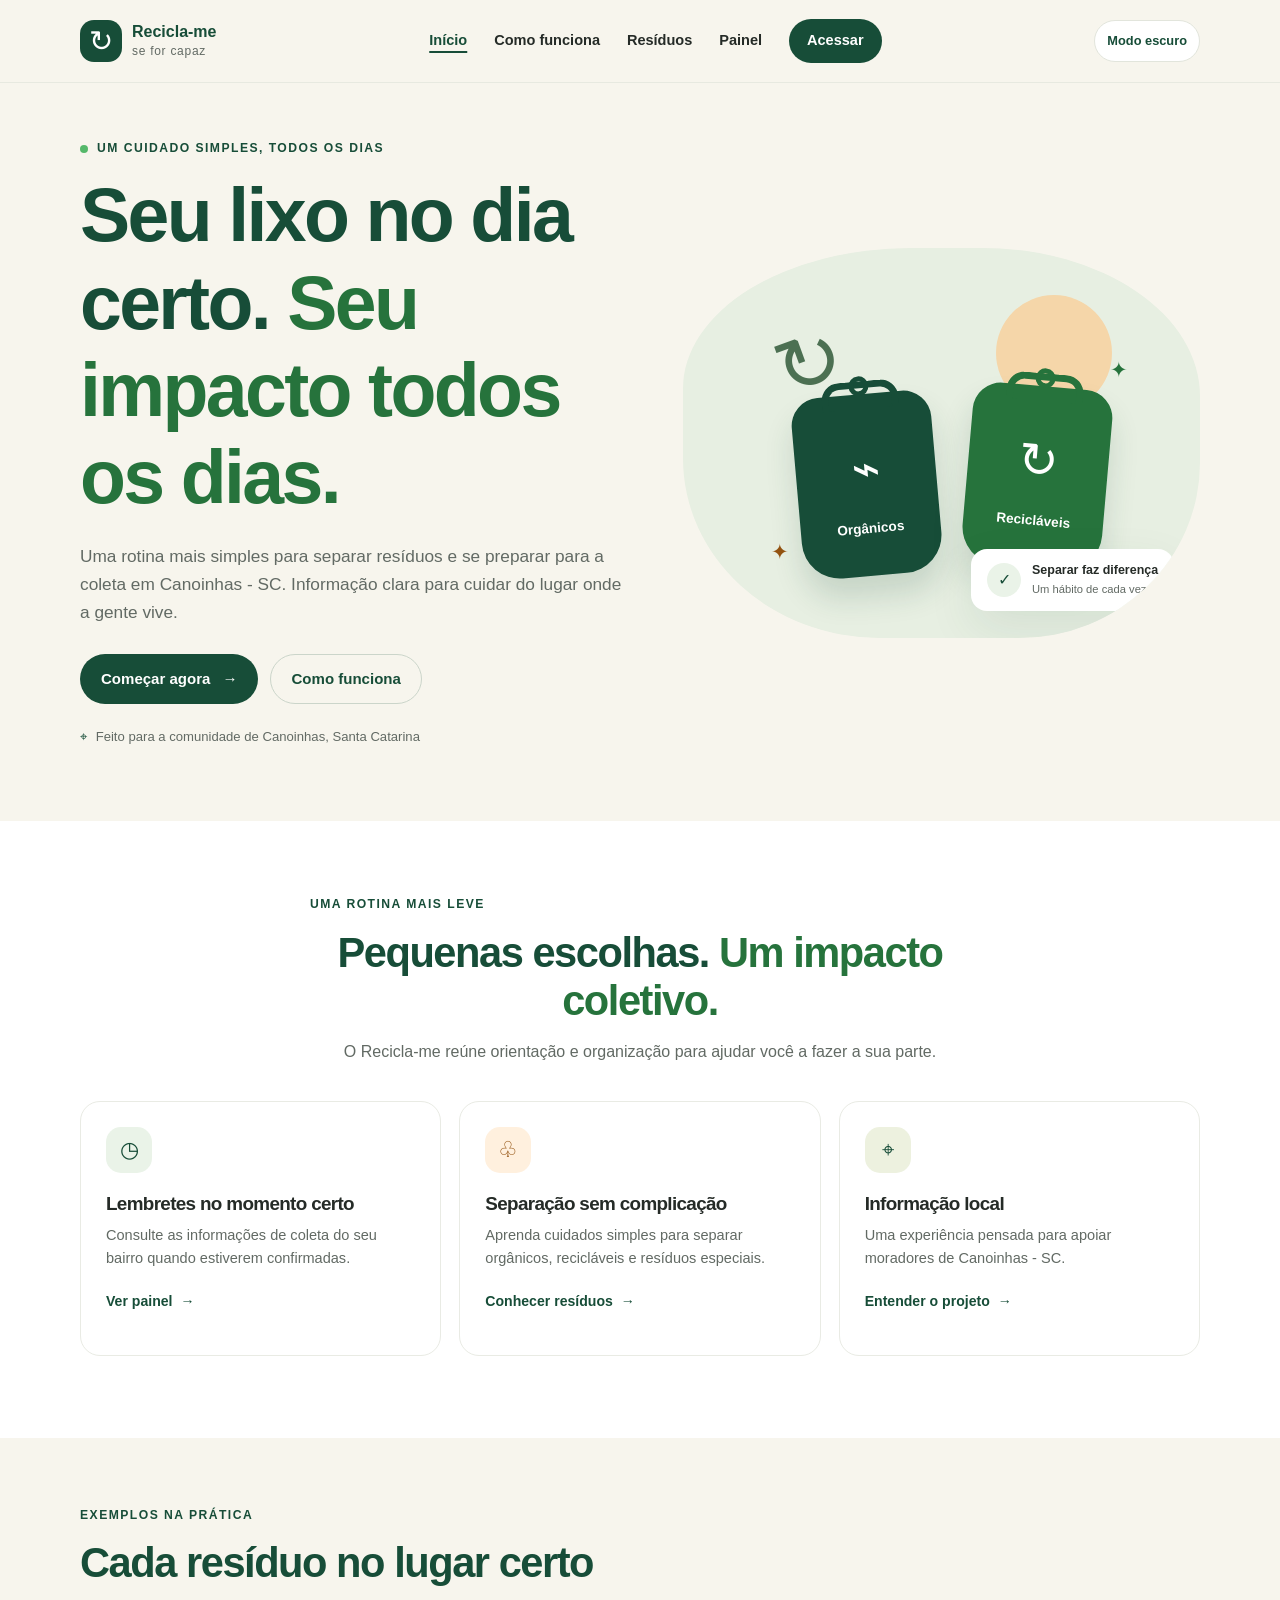
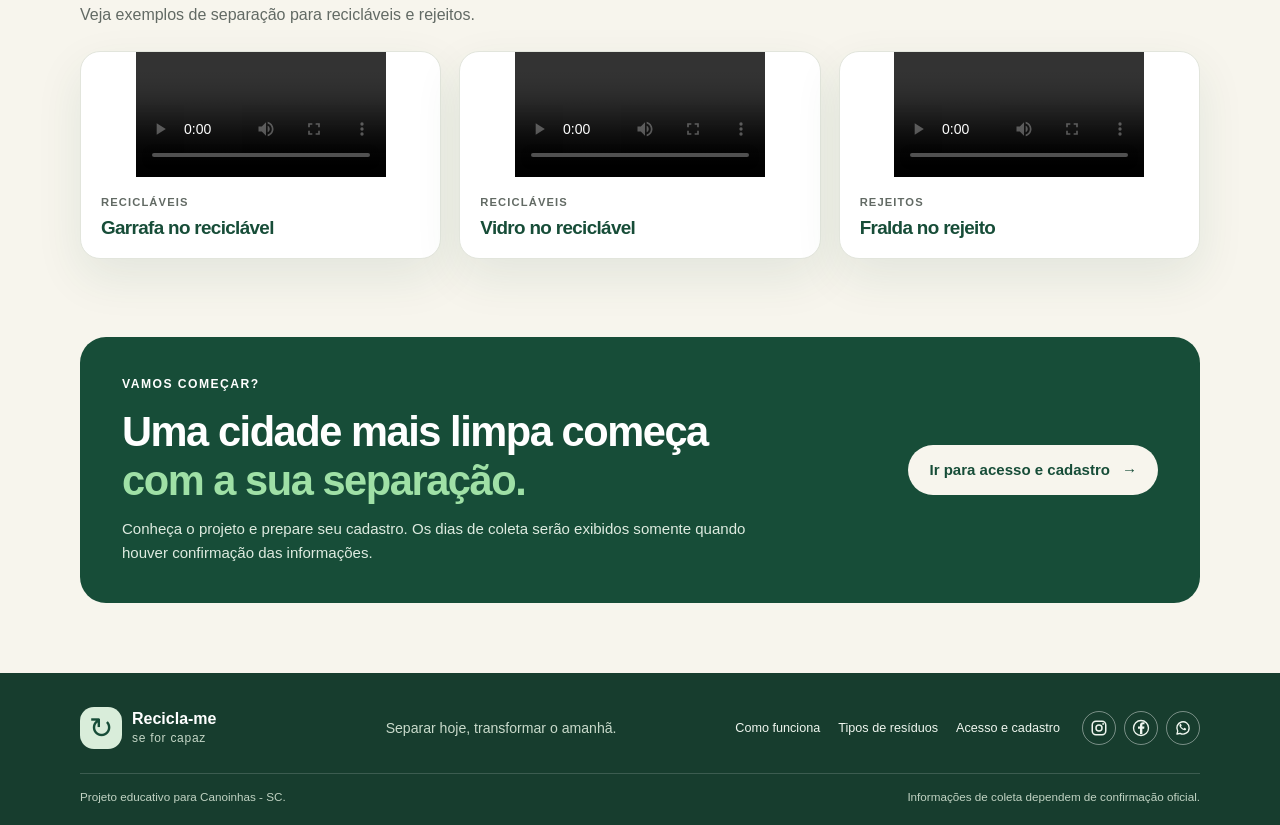
<file: index.html>
<!DOCTYPE html>
<html lang="pt-BR">
<head>
  <meta charset="UTF-8">
  <meta name="viewport" content="width=device-width, initial-scale=1">
  <meta name="theme-color" content="#174D38">
  <meta name="description" content="Lembretes e orientações para separar resíduos e acompanhar a coleta em Canoinhas - SC.">
  <title>Recicla-me se for capaz | Separar hoje, transformar o amanhã</title>
  <link rel="stylesheet" href="css/style.css">
</head>
<body>
  <a class="skip-link" href="#conteudo">Pular para o conteúdo principal</a>
  <header class="site-header">
    <div class="container header-inner">
      <a class="brand" href="index.html" aria-label="Recicla-me se for capaz — página inicial">
        <span class="brand-mark" aria-hidden="true">↻</span>
        <span class="brand-copy"><strong>Recicla-me</strong><small>se for capaz</small></span>
      </a>
      <nav class="desktop-nav" aria-label="Navegação principal">
        <a href="index.html" aria-current="page">Início</a><a href="como-funciona.html">Como funciona</a><a href="residuos.html">Resíduos</a><a href="painel.html">Painel</a><a class="nav-cta" href="acesso.html">Acessar</a>
      </nav>
      <button class="theme-toggle" type="button" data-theme-toggle aria-pressed="false" aria-label="Ativar modo escuro">Modo escuro</button>
      <details class="mobile-nav">
        <summary aria-label="Abrir navegação principal" aria-controls="mobile-menu-links">Menu <span aria-hidden="true">☰</span></summary>
        <nav id="mobile-menu-links" aria-label="Navegação principal">
          <a href="index.html" aria-current="page">Início</a><a href="como-funciona.html">Como funciona</a><a href="residuos.html">Resíduos</a><a href="painel.html">Painel</a><a href="acesso.html">Acessar / cadastro</a>
        </nav>
      </details>
    </div>
  </header>
  <main id="conteudo" tabindex="-1">
    <section class="hero container" aria-labelledby="hero-title">
      <div class="hero-copy">
        <p class="eyebrow"><span class="eyebrow-dot" aria-hidden="true"></span> Um cuidado simples, todos os dias</p>
        <h1 id="hero-title">Seu lixo no dia certo. <span>Seu impacto todos os dias.</span></h1>
        <p class="hero-text">Uma rotina mais simples para separar resíduos e se preparar para a coleta em Canoinhas - SC. Informação clara para cuidar do lugar onde a gente vive.</p>
        <div class="button-row"><a class="button button-primary" href="acesso.html">Começar agora <span aria-hidden="true">→</span></a><a class="button button-secondary" href="como-funciona.html">Como funciona</a></div>
        <p class="local-note"><span aria-hidden="true">⌖</span> Feito para a comunidade de Canoinhas, Santa Catarina</p>
      </div>
      <div class="hero-art" role="img" aria-label="Ilustração de duas sacolas separadas para resíduos orgânicos e recicláveis">
        <div class="sun-shape"></div><div class="art-leaf leaf-one" aria-hidden="true">✦</div><div class="art-leaf leaf-two" aria-hidden="true">✦</div>
        <div class="recycle-loop" aria-hidden="true">↻</div>
        <div class="bag bag-organic"><span class="bag-knot"></span><span class="bag-icon" aria-hidden="true">⌁</span><strong>Orgânicos</strong></div>
        <div class="bag bag-recycle"><span class="bag-knot"></span><span class="bag-icon" aria-hidden="true">↻</span><strong>Recicláveis</strong></div>
        <div class="art-caption"><span class="caption-check" aria-hidden="true">✓</span><span><strong>Separar faz diferença</strong><small>Um hábito de cada vez.</small></span></div>
      </div>
    </section>
    <section class="benefits-section">
      <div class="container">
        <div class="section-heading"><p class="eyebrow">Uma rotina mais leve</p><h2>Pequenas escolhas. <span>Um impacto coletivo.</span></h2><p>O Recicla-me reúne orientação e organização para ajudar você a fazer a sua parte.</p></div>
        <div class="benefit-grid">
          <article class="benefit-card"><span class="card-icon icon-green" aria-hidden="true">◷</span><h3>Lembretes no momento certo</h3><p>Consulte as informações de coleta do seu bairro quando estiverem confirmadas.</p><a class="text-link" href="painel.html">Ver painel <span aria-hidden="true">→</span></a></article>
          <article class="benefit-card"><span class="card-icon icon-orange" aria-hidden="true">♧</span><h3>Separação sem complicação</h3><p>Aprenda cuidados simples para separar orgânicos, recicláveis e resíduos especiais.</p><a class="text-link" href="residuos.html">Conhecer resíduos <span aria-hidden="true">→</span></a></article>
          <article class="benefit-card"><span class="card-icon icon-sage" aria-hidden="true">⌖</span><h3>Informação local</h3><p>Uma experiência pensada para apoiar moradores de Canoinhas - SC.</p><a class="text-link" href="como-funciona.html">Entender o projeto <span aria-hidden="true">→</span></a></article>
        </div>
      </div>
    </section>
    <section class="examples-section container" aria-labelledby="examples-title">
      <div class="section-heading align-left"><p class="eyebrow">Exemplos na prática</p><h2 id="examples-title">Cada resíduo no lugar certo</h2><p>Veja exemplos de separação para recicláveis e rejeitos.</p></div>
      <div class="example-grid">
        <article class="example-card">
          <video class="example-video" controls preload="metadata" playsinline aria-label="Vídeo demonstrativo: descarte de garrafa no lixo reciclável">
            <source src="videos/Reciclagem_Garrafa.mp4" type="video/mp4">
            Seu navegador não consegue reproduzir este vídeo.
          </video>
          <div class="example-card-copy"><p class="waste-label">Recicláveis</p><h3>Garrafa no reciclável</h3></div>
        </article>
        <article class="example-card">
          <video class="example-video" controls preload="metadata" playsinline aria-label="Vídeo demonstrativo: descarte de vidro no lixo reciclável">
            <source src="videos/Reciclagem_Vidro.mp4" type="video/mp4">
            Seu navegador não consegue reproduzir este vídeo.
          </video>
          <div class="example-card-copy"><p class="waste-label">Recicláveis</p><h3>Vidro no reciclável</h3></div>
        </article>
        <article class="example-card">
          <video class="example-video" controls preload="metadata" playsinline aria-label="Vídeo demonstrativo: descarte de fralda no lixo de rejeitos">
            <source src="videos/Rejeitos_Fralda.mp4" type="video/mp4">
            Seu navegador não consegue reproduzir este vídeo.
          </video>
          <div class="example-card-copy"><p class="waste-label">Rejeitos</p><h3>Fralda no rejeito</h3></div>
        </article>
      </div>
    </section>
    <section class="cta-section container">
      <div><p class="eyebrow">Vamos começar?</p><h2>Uma cidade mais limpa começa <span>com a sua separação.</span></h2><p>Conheça o projeto e prepare seu cadastro. Os dias de coleta serão exibidos somente quando houver confirmação das informações.</p></div>
      <a class="button button-light" href="acesso.html">Ir para acesso e cadastro <span aria-hidden="true">→</span></a>
    </section>
  </main>
  <footer class="site-footer"><div class="container footer-top"><a class="brand brand-footer" href="index.html"><span class="brand-mark" aria-hidden="true">↻</span><span class="brand-copy"><strong>Recicla-me</strong><small>se for capaz</small></span></a><p>Separar hoje, transformar o amanhã.</p><nav aria-label="Links do rodapé"><a href="como-funciona.html">Como funciona</a><a href="residuos.html">Tipos de resíduos</a><a href="acesso.html">Acesso e cadastro</a></nav><div class="social-links" aria-label="Redes sociais">
  <a class="social-link" href="https://www.instagram.com/" target="_blank" rel="noopener noreferrer" aria-label="Instagram — abre em nova guia">
    <svg width="18" height="18" viewBox="0 0 24 24" aria-hidden="true" focusable="false"><rect x="3" y="3" width="18" height="18" rx="5" fill="none" stroke="currentColor" stroke-width="2"/><circle cx="12" cy="12" r="4" fill="none" stroke="currentColor" stroke-width="2"/><circle cx="17.5" cy="6.5" r="1.25" fill="currentColor"/></svg>
  </a>
  <a class="social-link" href="https://www.facebook.com/" target="_blank" rel="noopener noreferrer" aria-label="Facebook — abre em nova guia">
    <svg width="18" height="18" viewBox="0 0 24 24" aria-hidden="true" focusable="false"><circle cx="12" cy="12" r="10" fill="none" stroke="currentColor" stroke-width="1.8"/><path d="M13.8 20v-7.1h2.4l.36-2.8H13.8V8.3c0-.81.22-1.36 1.38-1.36h1.48V4.43c-.26-.14-1.08-.23-2.03-.23-2.37 0-3.99 1.45-3.99 4.11v1.79H8v2.8h2.64V20h3.16Z" fill="currentColor"/></svg>
  </a>
  <a class="social-link" href="https://www.whatsapp.com/" target="_blank" rel="noopener noreferrer" aria-label="WhatsApp — abre em nova guia">
    <svg width="18" height="18" viewBox="0 0 24 24" aria-hidden="true" focusable="false"><path d="M20.2 11.9a8.2 8.2 0 0 1-12.14 7.16L4 20l.97-3.9A8.2 8.2 0 1 1 20.2 11.9Z" fill="none" stroke="currentColor" stroke-width="1.8" stroke-linejoin="round"/><path d="M9.1 8.7c-.3-.7-.6-.7-.9-.7s-.6 0-.8.3c-.3.3-1 1-1 2.3s1 2.7 1.1 2.9c.1.2 1.9 3 4.6 4.1 2.3.9 2.8.7 3.3.6.5-.1 1.6-.7 1.8-1.3.2-.6.2-1.1.1-1.2-.1-.1-.3-.2-.7-.4l-1.8-.9c-.2-.1-.4-.1-.6.2l-.8 1c-.2.2-.3.2-.6.1a7.6 7.6 0 0 1-2.2-1.4 8.4 8.4 0 0 1-1.5-1.9c-.2-.3 0-.4.1-.6l.4-.5.3-.5c.1-.2 0-.4 0-.5l-.8-1.7Z" fill="currentColor" transform="translate(2 0) scale(.82)"/></svg>
  </a>
</div></div><div class="container footer-bottom"><span>Projeto educativo para Canoinhas - SC.</span><span>Informações de coleta dependem de confirmação oficial.</span></div></footer>
  <script src="js/main.js" defer></script>
</body>
</html>
</file>
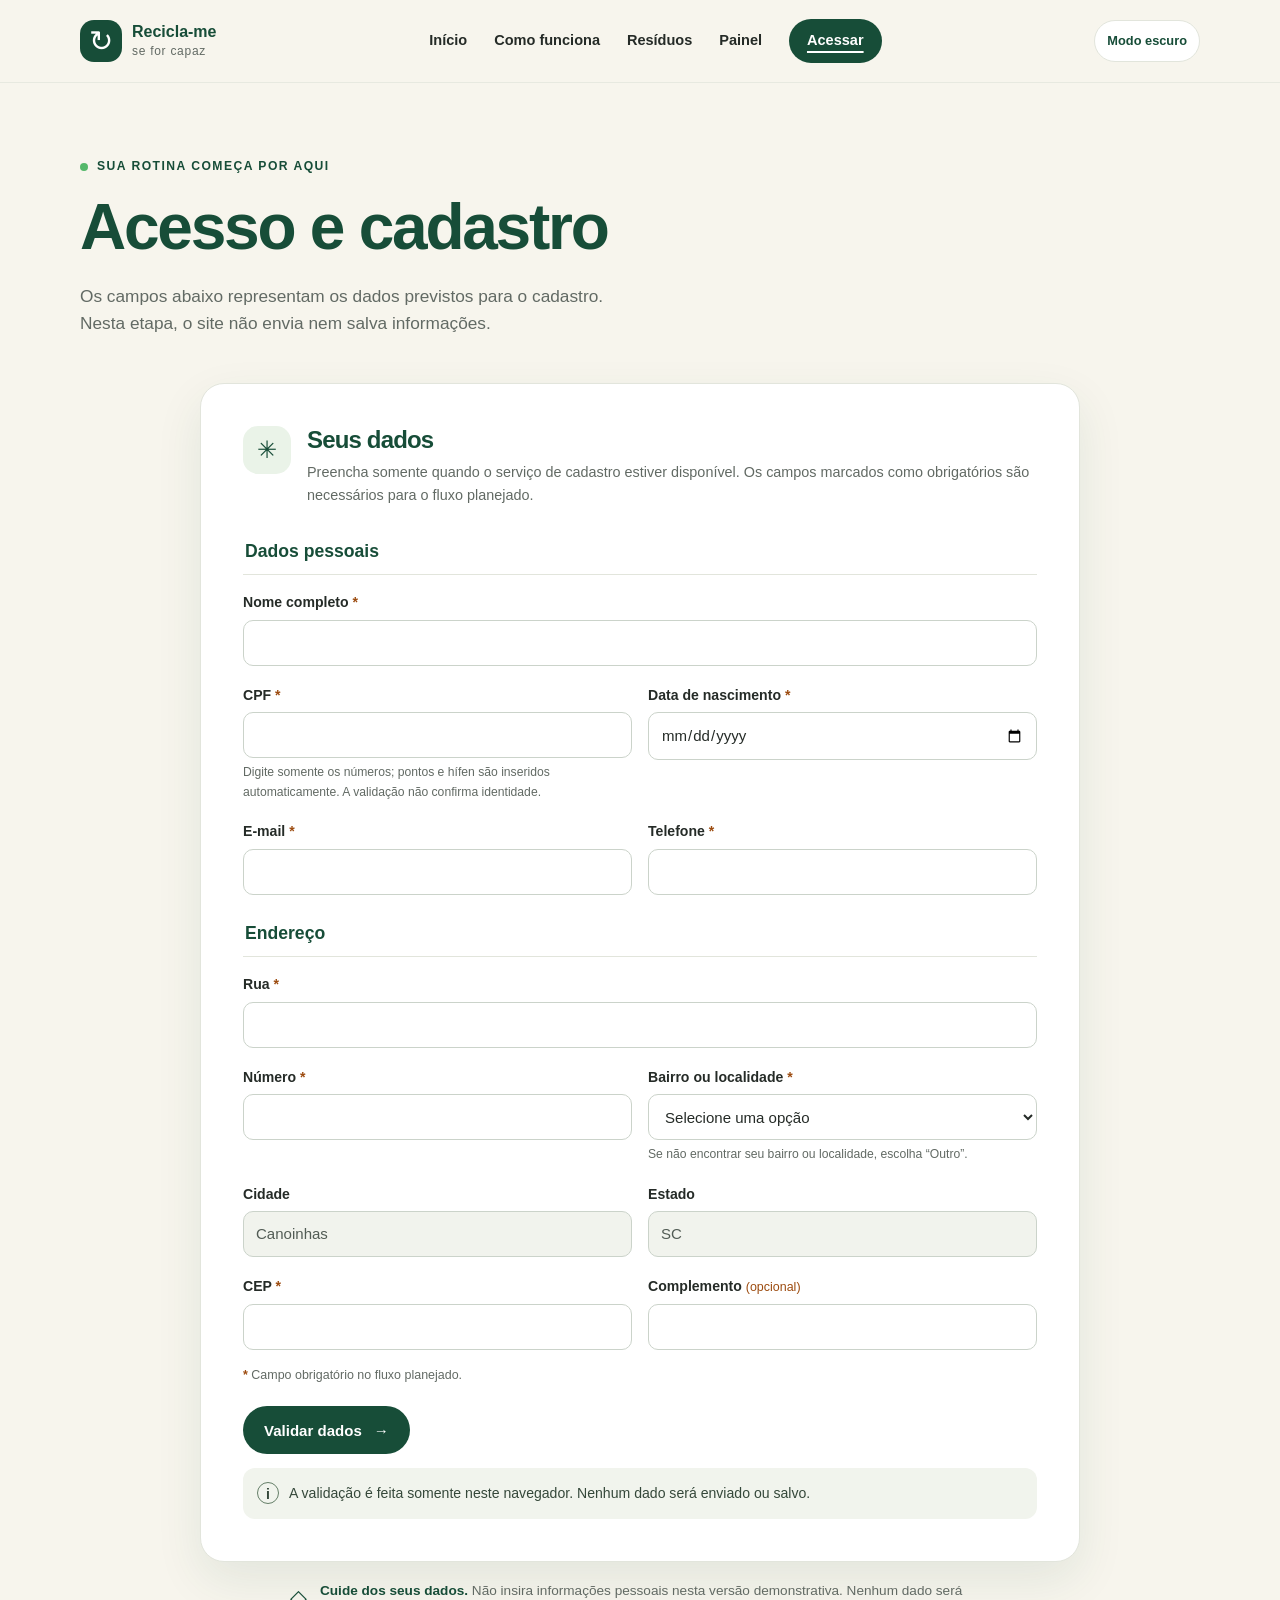
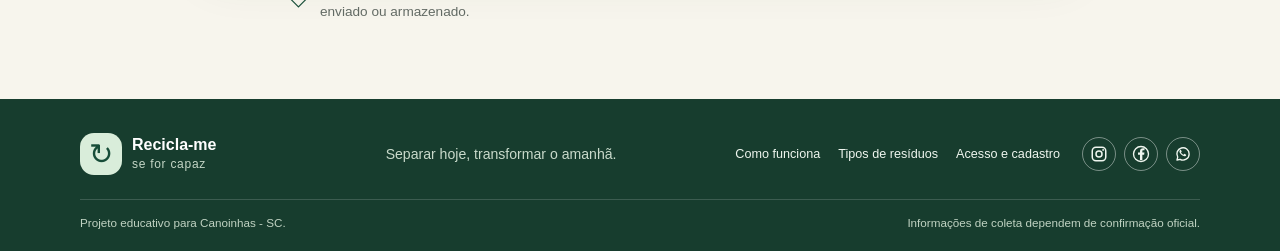
<file: acesso.html>
<!DOCTYPE html>
<html lang="pt-BR">
<head>
  <meta charset="UTF-8">
  <meta name="viewport" content="width=device-width, initial-scale=1">
  <meta name="theme-color" content="#174D38">
  <meta name="description" content="Conheça os campos previstos para o cadastro demonstrativo do Recicla-me se for capaz.">
  <title>Acesso e cadastro | Recicla-me se for capaz</title>
  <link rel="stylesheet" href="css/style.css">
</head>
<body>
  <a class="skip-link" href="#conteudo">Pular para o conteúdo principal</a>
  <header class="site-header"><div class="container header-inner">
    <a class="brand" href="index.html" aria-label="Recicla-me se for capaz — página inicial"><span class="brand-mark" aria-hidden="true">↻</span><span class="brand-copy"><strong>Recicla-me</strong><small>se for capaz</small></span></a>
    <nav class="desktop-nav" aria-label="Navegação principal"><a href="index.html">Início</a><a href="como-funciona.html">Como funciona</a><a href="residuos.html">Resíduos</a><a href="painel.html">Painel</a><a class="nav-cta" href="acesso.html" aria-current="page">Acessar</a></nav><button class="theme-toggle" type="button" data-theme-toggle aria-pressed="false" aria-label="Ativar modo escuro">Modo escuro</button>
    <details class="mobile-nav"><summary aria-label="Abrir navegação principal" aria-controls="mobile-menu-links">Menu <span aria-hidden="true">☰</span></summary><nav id="mobile-menu-links" aria-label="Navegação principal"><a href="index.html">Início</a><a href="como-funciona.html">Como funciona</a><a href="residuos.html">Resíduos</a><a href="painel.html">Painel</a><a href="acesso.html" aria-current="page">Acessar / cadastro</a></nav></details>
  </div></header>
  <main id="conteudo" tabindex="-1">
    <section class="page-hero container compact-hero"><p class="eyebrow"><span class="eyebrow-dot" aria-hidden="true"></span> Sua rotina começa por aqui</p><h1>Acesso e cadastro</h1><p class="page-intro">Os campos abaixo representam os dados previstos para o cadastro. Nesta etapa, o site não envia nem salva informações.</p></section>
    <section class="form-section container"><div class="form-card">
      <div class="form-intro"><span class="form-icon" aria-hidden="true">✳</span><div><h2>Seus dados</h2><p>Preencha somente quando o serviço de cadastro estiver disponível. Os campos marcados como obrigatórios são necessários para o fluxo planejado.</p></div></div>
      <form id="registration-form" aria-label="Campos previstos para cadastro demonstrativo" novalidate>
        <fieldset><legend>Dados pessoais</legend><div class="form-grid">
          <div class="field field-full"><label for="nome">Nome completo <span aria-hidden="true">*</span></label><input id="nome" name="nome" type="text" autocomplete="name" required aria-describedby="required-note"></div>
          <div class="field"><label for="cpf">CPF <span aria-hidden="true">*</span></label><input id="cpf" name="cpf" type="text" inputmode="numeric" autocomplete="off" maxlength="14" spellcheck="false" required aria-describedby="cpf-note required-note"><small id="cpf-note">Digite somente os números; pontos e hífen são inseridos automaticamente. A validação não confirma identidade.</small></div>
          <div class="field"><label for="nascimento">Data de nascimento <span aria-hidden="true">*</span></label><input id="nascimento" name="nascimento" type="date" autocomplete="bday" required aria-describedby="required-note"></div>
          <div class="field"><label for="email">E-mail <span aria-hidden="true">*</span></label><input id="email" name="email" type="email" autocomplete="email" required aria-describedby="required-note"></div>
          <div class="field"><label for="telefone">Telefone <span aria-hidden="true">*</span></label><input id="telefone" name="telefone" type="tel" autocomplete="tel" required aria-describedby="required-note"></div>
        </div></fieldset>
        <fieldset><legend>Endereço</legend><div class="form-grid">
          <div class="field field-full"><label for="rua">Rua <span aria-hidden="true">*</span></label><input id="rua" name="rua" type="text" autocomplete="address-line1" required aria-describedby="required-note"></div>
          <div class="field"><label for="numero">Número <span aria-hidden="true">*</span></label><input id="numero" name="numero" type="text" inputmode="numeric" autocomplete="off" required aria-describedby="required-note"></div>
          <div class="field"><label for="bairro">Bairro ou localidade <span aria-hidden="true">*</span></label><select id="bairro" name="bairro" required aria-describedby="bairro-note required-note"><option value="">Selecione uma opção</option><optgroup label="Bairros urbanos"><option value="agua-verde">Água Verde</option><option value="alto-da-tijuca">Alto da Tijuca</option><option value="alto-das-palmeiras">Alto das Palmeiras</option><option value="boa-vista">Boa Vista</option><option value="campo-da-agua-verde">Campo da Água Verde</option><option value="centro">Centro</option><option value="industrial-i">Industrial I</option><option value="industrial-ii">Industrial II</option><option value="jardim-esperanca">Jardim Esperança</option><option value="marcilio-dias">Marcílio Dias</option><option value="piedade">Piedade</option><option value="sossego">Sossego</option><option value="tricolin">Tricolin</option></optgroup><optgroup label="Localidades e comunidades rurais"><option value="arroios">Arroios</option><option value="alto-dos-pinheiros">Alto dos Pinheiros</option><option value="barra-mansa">Barra Mansa</option><option value="bonetes">Bonetes</option><option value="campo-do-trigo">Campo do Trigo</option><option value="campo-dos-pontes">Campo dos Pontes</option><option value="caraguata">Caraguatá</option><option value="cerrito">Cerrito</option></optgroup><option value="outro">Outro</option></select><small id="bairro-note">Se não encontrar seu bairro ou localidade, escolha “Outro”.</small></div>
          <div class="field field-full" id="bairro-outro-container" hidden><label for="bairro-outro">Outro bairro ou localidade <span aria-hidden="true">*</span></label><input id="bairro-outro" name="bairro-outro" type="text" autocomplete="off" disabled aria-describedby="bairro-outro-note"><small id="bairro-outro-note">Esse valor não será enviado nem armazenado nesta versão demonstrativa.</small></div>
          <div class="field"><label for="cidade">Cidade</label><input id="cidade" name="cidade" type="text" value="Canoinhas" autocomplete="address-level2" readonly></div>
          <div class="field"><label for="estado">Estado</label><input id="estado" name="estado" type="text" value="SC" autocomplete="address-level1" readonly></div>
          <div class="field"><label for="cep">CEP <span aria-hidden="true">*</span></label><input id="cep" name="cep" type="text" inputmode="numeric" autocomplete="postal-code" required aria-describedby="required-note"></div>
          <div class="field"><label for="complemento">Complemento <span class="optional">(opcional)</span></label><input id="complemento" name="complemento" type="text" autocomplete="address-line2"></div>
        </div></fieldset>
        <p class="required-note" id="required-note"><span aria-hidden="true">*</span> Campo obrigatório no fluxo planejado.</p>
        <button class="button button-primary form-submit" type="submit" disabled>Validar dados <span aria-hidden="true">→</span></button>
        <p class="form-status" id="form-feedback" role="status" aria-live="polite" aria-atomic="true"><span aria-hidden="true">i</span><span class="form-status-text">A validação é feita somente neste navegador. Nenhum dado será enviado ou salvo.</span></p>
      </form>
    </div><aside class="privacy-note"><span aria-hidden="true">◇</span><p><strong>Cuide dos seus dados.</strong> Não insira informações pessoais nesta versão demonstrativa. Nenhum dado será enviado ou armazenado.</p></aside></section>
  </main>
  <footer class="site-footer"><div class="container footer-top"><a class="brand brand-footer" href="index.html"><span class="brand-mark" aria-hidden="true">↻</span><span class="brand-copy"><strong>Recicla-me</strong><small>se for capaz</small></span></a><p>Separar hoje, transformar o amanhã.</p><nav aria-label="Links do rodapé"><a href="como-funciona.html">Como funciona</a><a href="residuos.html">Tipos de resíduos</a><a href="acesso.html" aria-current="page">Acesso e cadastro</a></nav><div class="social-links" aria-label="Redes sociais">
  <a class="social-link" href="https://www.instagram.com/" target="_blank" rel="noopener noreferrer" aria-label="Instagram — abre em nova guia">
    <svg width="18" height="18" viewBox="0 0 24 24" aria-hidden="true" focusable="false"><rect x="3" y="3" width="18" height="18" rx="5" fill="none" stroke="currentColor" stroke-width="2"/><circle cx="12" cy="12" r="4" fill="none" stroke="currentColor" stroke-width="2"/><circle cx="17.5" cy="6.5" r="1.25" fill="currentColor"/></svg>
  </a>
  <a class="social-link" href="https://www.facebook.com/" target="_blank" rel="noopener noreferrer" aria-label="Facebook — abre em nova guia">
    <svg width="18" height="18" viewBox="0 0 24 24" aria-hidden="true" focusable="false"><circle cx="12" cy="12" r="10" fill="none" stroke="currentColor" stroke-width="1.8"/><path d="M13.8 20v-7.1h2.4l.36-2.8H13.8V8.3c0-.81.22-1.36 1.38-1.36h1.48V4.43c-.26-.14-1.08-.23-2.03-.23-2.37 0-3.99 1.45-3.99 4.11v1.79H8v2.8h2.64V20h3.16Z" fill="currentColor"/></svg>
  </a>
  <a class="social-link" href="https://www.whatsapp.com/" target="_blank" rel="noopener noreferrer" aria-label="WhatsApp — abre em nova guia">
    <svg width="18" height="18" viewBox="0 0 24 24" aria-hidden="true" focusable="false"><path d="M20.2 11.9a8.2 8.2 0 0 1-12.14 7.16L4 20l.97-3.9A8.2 8.2 0 1 1 20.2 11.9Z" fill="none" stroke="currentColor" stroke-width="1.8" stroke-linejoin="round"/><path d="M9.1 8.7c-.3-.7-.6-.7-.9-.7s-.6 0-.8.3c-.3.3-1 1-1 2.3s1 2.7 1.1 2.9c.1.2 1.9 3 4.6 4.1 2.3.9 2.8.7 3.3.6.5-.1 1.6-.7 1.8-1.3.2-.6.2-1.1.1-1.2-.1-.1-.3-.2-.7-.4l-1.8-.9c-.2-.1-.4-.1-.6.2l-.8 1c-.2.2-.3.2-.6.1a7.6 7.6 0 0 1-2.2-1.4 8.4 8.4 0 0 1-1.5-1.9c-.2-.3 0-.4.1-.6l.4-.5.3-.5c.1-.2 0-.4 0-.5l-.8-1.7Z" fill="currentColor" transform="translate(2 0) scale(.82)"/></svg>
  </a>
</div></div><div class="container footer-bottom"><span>Projeto educativo para Canoinhas - SC.</span><span>Informações de coleta dependem de confirmação oficial.</span></div></footer>
  <script src="js/main.js" defer></script>
  <script src="js/form-validation.js" defer></script>
</body>
</html>
</file>
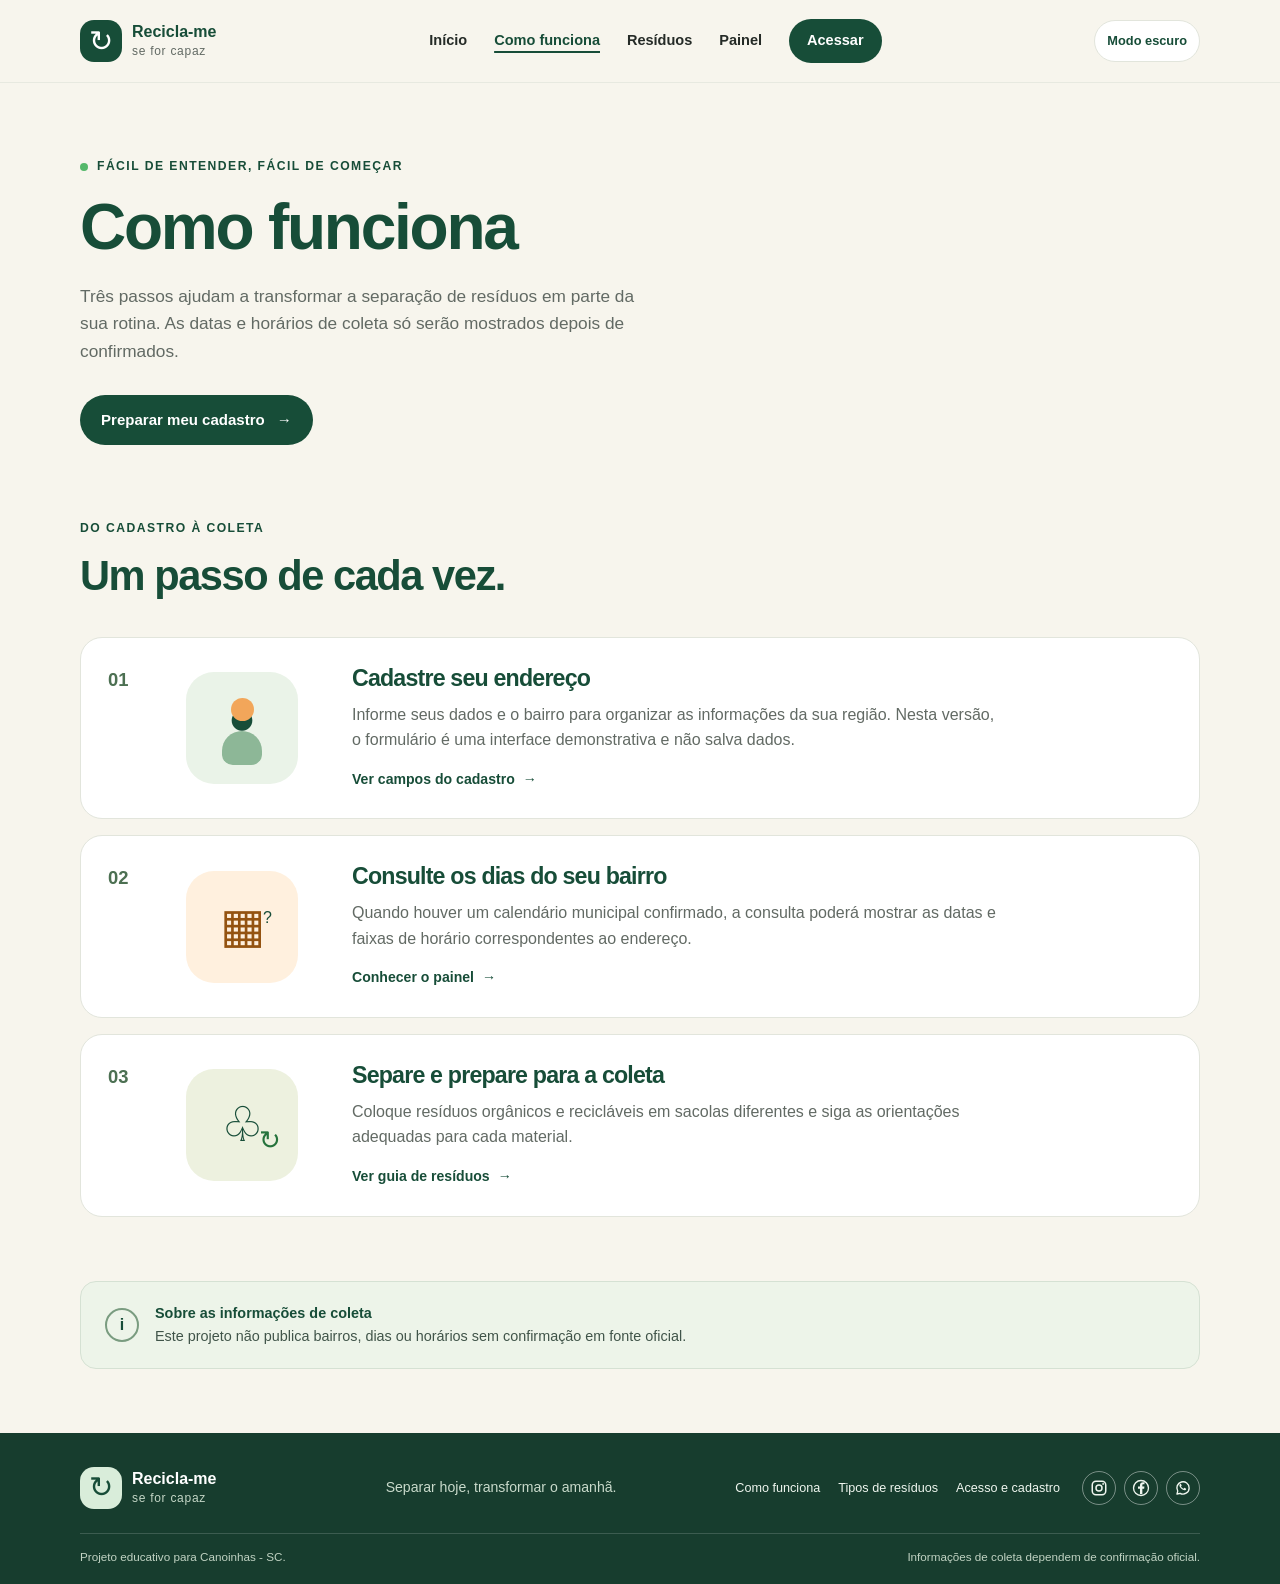
<file: como-funciona.html>
<!DOCTYPE html>
<html lang="pt-BR">
<head>
  <meta charset="UTF-8">
  <meta name="viewport" content="width=device-width, initial-scale=1">
  <meta name="theme-color" content="#174D38">
  <meta name="description" content="Veja como o Recicla-me ajuda a organizar o cadastro, consultar a coleta e separar resíduos.">
  <title>Como funciona | Recicla-me se for capaz</title>
  <link rel="stylesheet" href="css/style.css">
</head>
<body>
  <a class="skip-link" href="#conteudo">Pular para o conteúdo principal</a>
  <header class="site-header"><div class="container header-inner">
    <a class="brand" href="index.html" aria-label="Recicla-me se for capaz — página inicial"><span class="brand-mark" aria-hidden="true">↻</span><span class="brand-copy"><strong>Recicla-me</strong><small>se for capaz</small></span></a>
    <nav class="desktop-nav" aria-label="Navegação principal"><a href="index.html">Início</a><a href="como-funciona.html" aria-current="page">Como funciona</a><a href="residuos.html">Resíduos</a><a href="painel.html">Painel</a><a class="nav-cta" href="acesso.html">Acessar</a></nav><button class="theme-toggle" type="button" data-theme-toggle aria-pressed="false" aria-label="Ativar modo escuro">Modo escuro</button>
    <details class="mobile-nav"><summary aria-label="Abrir navegação principal" aria-controls="mobile-menu-links">Menu <span aria-hidden="true">☰</span></summary><nav id="mobile-menu-links" aria-label="Navegação principal"><a href="index.html">Início</a><a href="como-funciona.html" aria-current="page">Como funciona</a><a href="residuos.html">Resíduos</a><a href="painel.html">Painel</a><a href="acesso.html">Acessar / cadastro</a></nav></details>
  </div></header>
  <main id="conteudo" tabindex="-1">
    <section class="page-hero container"><p class="eyebrow"><span class="eyebrow-dot" aria-hidden="true"></span> Fácil de entender, fácil de começar</p><h1>Como funciona</h1><p class="page-intro">Três passos ajudam a transformar a separação de resíduos em parte da sua rotina. As datas e horários de coleta só serão mostrados depois de confirmados.</p><a class="button button-primary" href="acesso.html">Preparar meu cadastro <span aria-hidden="true">→</span></a></section>
    <section class="steps-section"><div class="container"><div class="section-heading align-left"><p class="eyebrow">Do cadastro à coleta</p><h2>Um passo de cada vez.</h2></div>
      <ol class="steps-list">
        <li class="step-card"><span class="step-number">01</span><div class="step-illustration step-person" aria-hidden="true"><span>●</span><i></i><b></b></div><div><h2>Cadastre seu endereço</h2><p>Informe seus dados e o bairro para organizar as informações da sua região. Nesta versão, o formulário é uma interface demonstrativa e não salva dados.</p><a class="text-link" href="acesso.html">Ver campos do cadastro <span aria-hidden="true">→</span></a></div></li>
        <li class="step-card"><span class="step-number">02</span><div class="step-illustration step-calendar" aria-hidden="true"><span>▦</span><i>?</i></div><div><h2>Consulte os dias do seu bairro</h2><p>Quando houver um calendário municipal confirmado, a consulta poderá mostrar as datas e faixas de horário correspondentes ao endereço.</p><a class="text-link" href="painel.html">Conhecer o painel <span aria-hidden="true">→</span></a></div></li>
        <li class="step-card"><span class="step-number">03</span><div class="step-illustration step-bags" aria-hidden="true"><span>♧</span><i>↻</i></div><div><h2>Separe e prepare para a coleta</h2><p>Coloque resíduos orgânicos e recicláveis em sacolas diferentes e siga as orientações adequadas para cada material.</p><a class="text-link" href="residuos.html">Ver guia de resíduos <span aria-hidden="true">→</span></a></div></li>
      </ol>
    </div></section>
    <aside class="notice-band container"><span class="notice-icon" aria-hidden="true">i</span><p><strong>Sobre as informações de coleta</strong><br>Este projeto não publica bairros, dias ou horários sem confirmação em fonte oficial.</p></aside>
  </main>
  <footer class="site-footer"><div class="container footer-top"><a class="brand brand-footer" href="index.html"><span class="brand-mark" aria-hidden="true">↻</span><span class="brand-copy"><strong>Recicla-me</strong><small>se for capaz</small></span></a><p>Separar hoje, transformar o amanhã.</p><nav aria-label="Links do rodapé"><a href="como-funciona.html" aria-current="page">Como funciona</a><a href="residuos.html">Tipos de resíduos</a><a href="acesso.html">Acesso e cadastro</a></nav><div class="social-links" aria-label="Redes sociais">
  <a class="social-link" href="https://www.instagram.com/" target="_blank" rel="noopener noreferrer" aria-label="Instagram — abre em nova guia">
    <svg width="18" height="18" viewBox="0 0 24 24" aria-hidden="true" focusable="false"><rect x="3" y="3" width="18" height="18" rx="5" fill="none" stroke="currentColor" stroke-width="2"/><circle cx="12" cy="12" r="4" fill="none" stroke="currentColor" stroke-width="2"/><circle cx="17.5" cy="6.5" r="1.25" fill="currentColor"/></svg>
  </a>
  <a class="social-link" href="https://www.facebook.com/" target="_blank" rel="noopener noreferrer" aria-label="Facebook — abre em nova guia">
    <svg width="18" height="18" viewBox="0 0 24 24" aria-hidden="true" focusable="false"><circle cx="12" cy="12" r="10" fill="none" stroke="currentColor" stroke-width="1.8"/><path d="M13.8 20v-7.1h2.4l.36-2.8H13.8V8.3c0-.81.22-1.36 1.38-1.36h1.48V4.43c-.26-.14-1.08-.23-2.03-.23-2.37 0-3.99 1.45-3.99 4.11v1.79H8v2.8h2.64V20h3.16Z" fill="currentColor"/></svg>
  </a>
  <a class="social-link" href="https://www.whatsapp.com/" target="_blank" rel="noopener noreferrer" aria-label="WhatsApp — abre em nova guia">
    <svg width="18" height="18" viewBox="0 0 24 24" aria-hidden="true" focusable="false"><path d="M20.2 11.9a8.2 8.2 0 0 1-12.14 7.16L4 20l.97-3.9A8.2 8.2 0 1 1 20.2 11.9Z" fill="none" stroke="currentColor" stroke-width="1.8" stroke-linejoin="round"/><path d="M9.1 8.7c-.3-.7-.6-.7-.9-.7s-.6 0-.8.3c-.3.3-1 1-1 2.3s1 2.7 1.1 2.9c.1.2 1.9 3 4.6 4.1 2.3.9 2.8.7 3.3.6.5-.1 1.6-.7 1.8-1.3.2-.6.2-1.1.1-1.2-.1-.1-.3-.2-.7-.4l-1.8-.9c-.2-.1-.4-.1-.6.2l-.8 1c-.2.2-.3.2-.6.1a7.6 7.6 0 0 1-2.2-1.4 8.4 8.4 0 0 1-1.5-1.9c-.2-.3 0-.4.1-.6l.4-.5.3-.5c.1-.2 0-.4 0-.5l-.8-1.7Z" fill="currentColor" transform="translate(2 0) scale(.82)"/></svg>
  </a>
</div></div><div class="container footer-bottom"><span>Projeto educativo para Canoinhas - SC.</span><span>Informações de coleta dependem de confirmação oficial.</span></div></footer>
  <script src="js/main.js" defer></script>
</body>
</html>
</file>
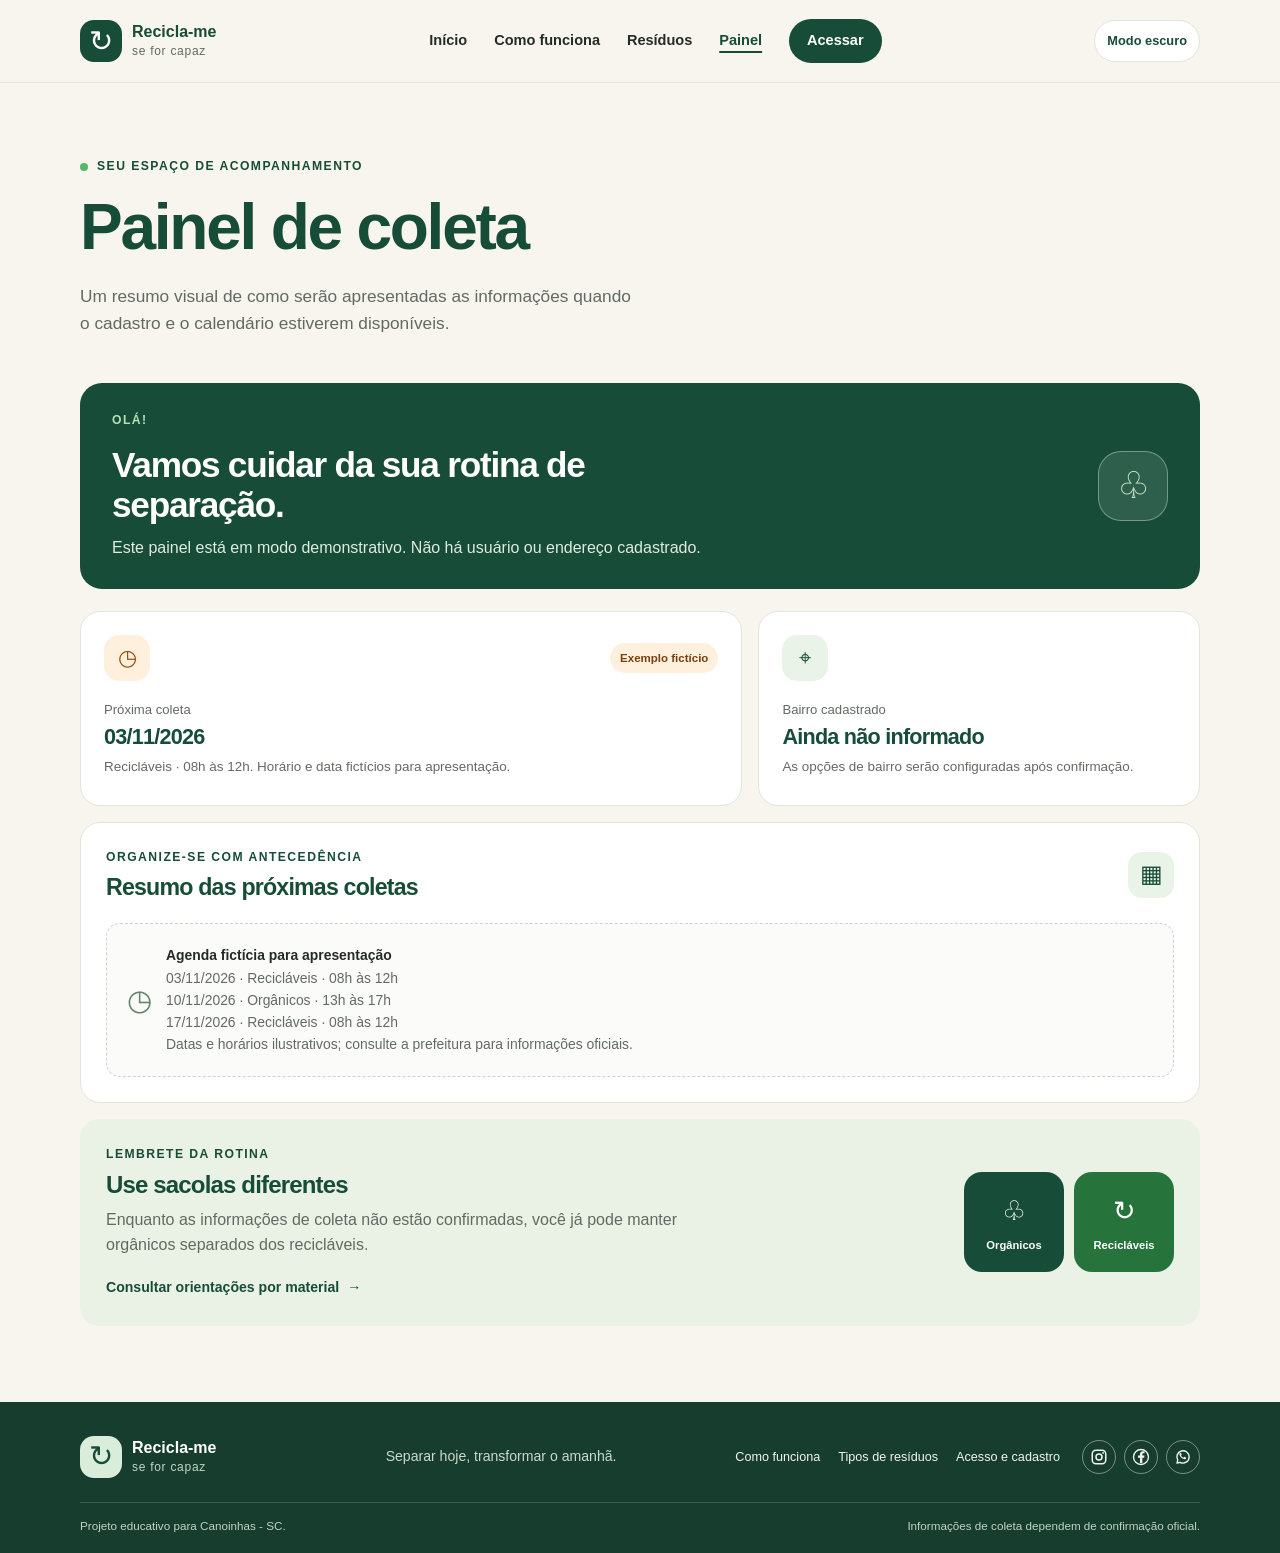
<file: painel.html>
<!DOCTYPE html>
<html lang="pt-BR">
<head>
  <meta charset="UTF-8">
  <meta name="viewport" content="width=device-width, initial-scale=1">
  <meta name="theme-color" content="#174D38">
  <meta name="description" content="Painel demonstrativo do Recicla-me com orientações e estado de confirmação dos dados de coleta.">
  <title>Painel | Recicla-me se for capaz</title>
  <link rel="stylesheet" href="css/style.css">
</head>
<body>
  <a class="skip-link" href="#conteudo">Pular para o conteúdo principal</a>
  <header class="site-header"><div class="container header-inner">
    <a class="brand" href="index.html" aria-label="Recicla-me se for capaz — página inicial"><span class="brand-mark" aria-hidden="true">↻</span><span class="brand-copy"><strong>Recicla-me</strong><small>se for capaz</small></span></a>
    <nav class="desktop-nav" aria-label="Navegação principal"><a href="index.html">Início</a><a href="como-funciona.html">Como funciona</a><a href="residuos.html">Resíduos</a><a href="painel.html" aria-current="page">Painel</a><a class="nav-cta" href="acesso.html">Acessar</a></nav><button class="theme-toggle" type="button" data-theme-toggle aria-pressed="false" aria-label="Ativar modo escuro">Modo escuro</button>
    <details class="mobile-nav"><summary aria-label="Abrir navegação principal" aria-controls="mobile-menu-links">Menu <span aria-hidden="true">☰</span></summary><nav id="mobile-menu-links" aria-label="Navegação principal"><a href="index.html">Início</a><a href="como-funciona.html">Como funciona</a><a href="residuos.html">Resíduos</a><a href="painel.html" aria-current="page">Painel</a><a href="acesso.html">Acessar / cadastro</a></nav></details>
  </div></header>
  <main id="conteudo" tabindex="-1">
    <section class="page-hero container compact-hero"><p class="eyebrow"><span class="eyebrow-dot" aria-hidden="true"></span> Seu espaço de acompanhamento</p><h1>Painel de coleta</h1><p class="page-intro">Um resumo visual de como serão apresentadas as informações quando o cadastro e o calendário estiverem disponíveis.</p></section>
    <section class="dashboard-section container">
      <div class="dashboard-welcome"><div><p class="eyebrow">Olá!</p><h2>Vamos cuidar da sua rotina de separação.</h2><p>Este painel está em modo demonstrativo. Não há usuário ou endereço cadastrado.</p></div><div class="avatar-placeholder" aria-hidden="true">♧</div></div>
      <div class="dashboard-grid">
        <article class="dashboard-card next-pickup"><div class="dashboard-card-head"><span class="card-icon icon-orange" aria-hidden="true">◷</span><span class="status-pill">Exemplo fictício</span></div><p class="metric-label">Próxima coleta</p><h2>03/11/2026</h2><p>Recicláveis · 08h às 12h. Horário e data fictícios para apresentação.</p></article>
        <article class="dashboard-card"><div class="dashboard-card-head"><span class="card-icon icon-green" aria-hidden="true">⌖</span></div><p class="metric-label">Bairro cadastrado</p><h2>Ainda não informado</h2><p>As opções de bairro serão configuradas após confirmação.</p></article>
      </div>
      <section class="upcoming-card" aria-labelledby="upcoming-title"><div class="upcoming-heading"><div><p class="eyebrow">Organize-se com antecedência</p><h2 id="upcoming-title">Resumo das próximas coletas</h2></div><span class="calendar-icon" aria-hidden="true">▦</span></div><div class="empty-state"><span class="empty-icon" aria-hidden="true">◷</span><p><strong>Agenda fictícia para apresentação</strong><br>03/11/2026 · Recicláveis · 08h às 12h<br>10/11/2026 · Orgânicos · 13h às 17h<br>17/11/2026 · Recicláveis · 08h às 12h<br>Datas e horários ilustrativos; consulte a prefeitura para informações oficiais.</p></div></section>
      <section class="separation-card"><div><p class="eyebrow">Lembrete da rotina</p><h2>Use sacolas diferentes</h2><p>Enquanto as informações de coleta não estão confirmadas, você já pode manter orgânicos separados dos recicláveis.</p><a class="text-link" href="residuos.html">Consultar orientações por material <span aria-hidden="true">→</span></a></div><div class="mini-bags"><div><span aria-hidden="true">♧</span><strong>Orgânicos</strong></div><div><span aria-hidden="true">↻</span><strong>Recicláveis</strong></div></div></section>
    </section>
  </main>
  <footer class="site-footer"><div class="container footer-top"><a class="brand brand-footer" href="index.html"><span class="brand-mark" aria-hidden="true">↻</span><span class="brand-copy"><strong>Recicla-me</strong><small>se for capaz</small></span></a><p>Separar hoje, transformar o amanhã.</p><nav aria-label="Links do rodapé"><a href="como-funciona.html">Como funciona</a><a href="residuos.html">Tipos de resíduos</a><a href="acesso.html">Acesso e cadastro</a></nav><div class="social-links" aria-label="Redes sociais">
  <a class="social-link" href="https://www.instagram.com/" target="_blank" rel="noopener noreferrer" aria-label="Instagram — abre em nova guia">
    <svg width="18" height="18" viewBox="0 0 24 24" aria-hidden="true" focusable="false"><rect x="3" y="3" width="18" height="18" rx="5" fill="none" stroke="currentColor" stroke-width="2"/><circle cx="12" cy="12" r="4" fill="none" stroke="currentColor" stroke-width="2"/><circle cx="17.5" cy="6.5" r="1.25" fill="currentColor"/></svg>
  </a>
  <a class="social-link" href="https://www.facebook.com/" target="_blank" rel="noopener noreferrer" aria-label="Facebook — abre em nova guia">
    <svg width="18" height="18" viewBox="0 0 24 24" aria-hidden="true" focusable="false"><circle cx="12" cy="12" r="10" fill="none" stroke="currentColor" stroke-width="1.8"/><path d="M13.8 20v-7.1h2.4l.36-2.8H13.8V8.3c0-.81.22-1.36 1.38-1.36h1.48V4.43c-.26-.14-1.08-.23-2.03-.23-2.37 0-3.99 1.45-3.99 4.11v1.79H8v2.8h2.64V20h3.16Z" fill="currentColor"/></svg>
  </a>
  <a class="social-link" href="https://www.whatsapp.com/" target="_blank" rel="noopener noreferrer" aria-label="WhatsApp — abre em nova guia">
    <svg width="18" height="18" viewBox="0 0 24 24" aria-hidden="true" focusable="false"><path d="M20.2 11.9a8.2 8.2 0 0 1-12.14 7.16L4 20l.97-3.9A8.2 8.2 0 1 1 20.2 11.9Z" fill="none" stroke="currentColor" stroke-width="1.8" stroke-linejoin="round"/><path d="M9.1 8.7c-.3-.7-.6-.7-.9-.7s-.6 0-.8.3c-.3.3-1 1-1 2.3s1 2.7 1.1 2.9c.1.2 1.9 3 4.6 4.1 2.3.9 2.8.7 3.3.6.5-.1 1.6-.7 1.8-1.3.2-.6.2-1.1.1-1.2-.1-.1-.3-.2-.7-.4l-1.8-.9c-.2-.1-.4-.1-.6.2l-.8 1c-.2.2-.3.2-.6.1a7.6 7.6 0 0 1-2.2-1.4 8.4 8.4 0 0 1-1.5-1.9c-.2-.3 0-.4.1-.6l.4-.5.3-.5c.1-.2 0-.4 0-.5l-.8-1.7Z" fill="currentColor" transform="translate(2 0) scale(.82)"/></svg>
  </a>
</div></div><div class="container footer-bottom"><span>Projeto educativo para Canoinhas - SC.</span><span>Informações de coleta dependem de confirmação oficial.</span></div></footer>
  <script src="js/main.js" defer></script>
</body>
</html>
</file>
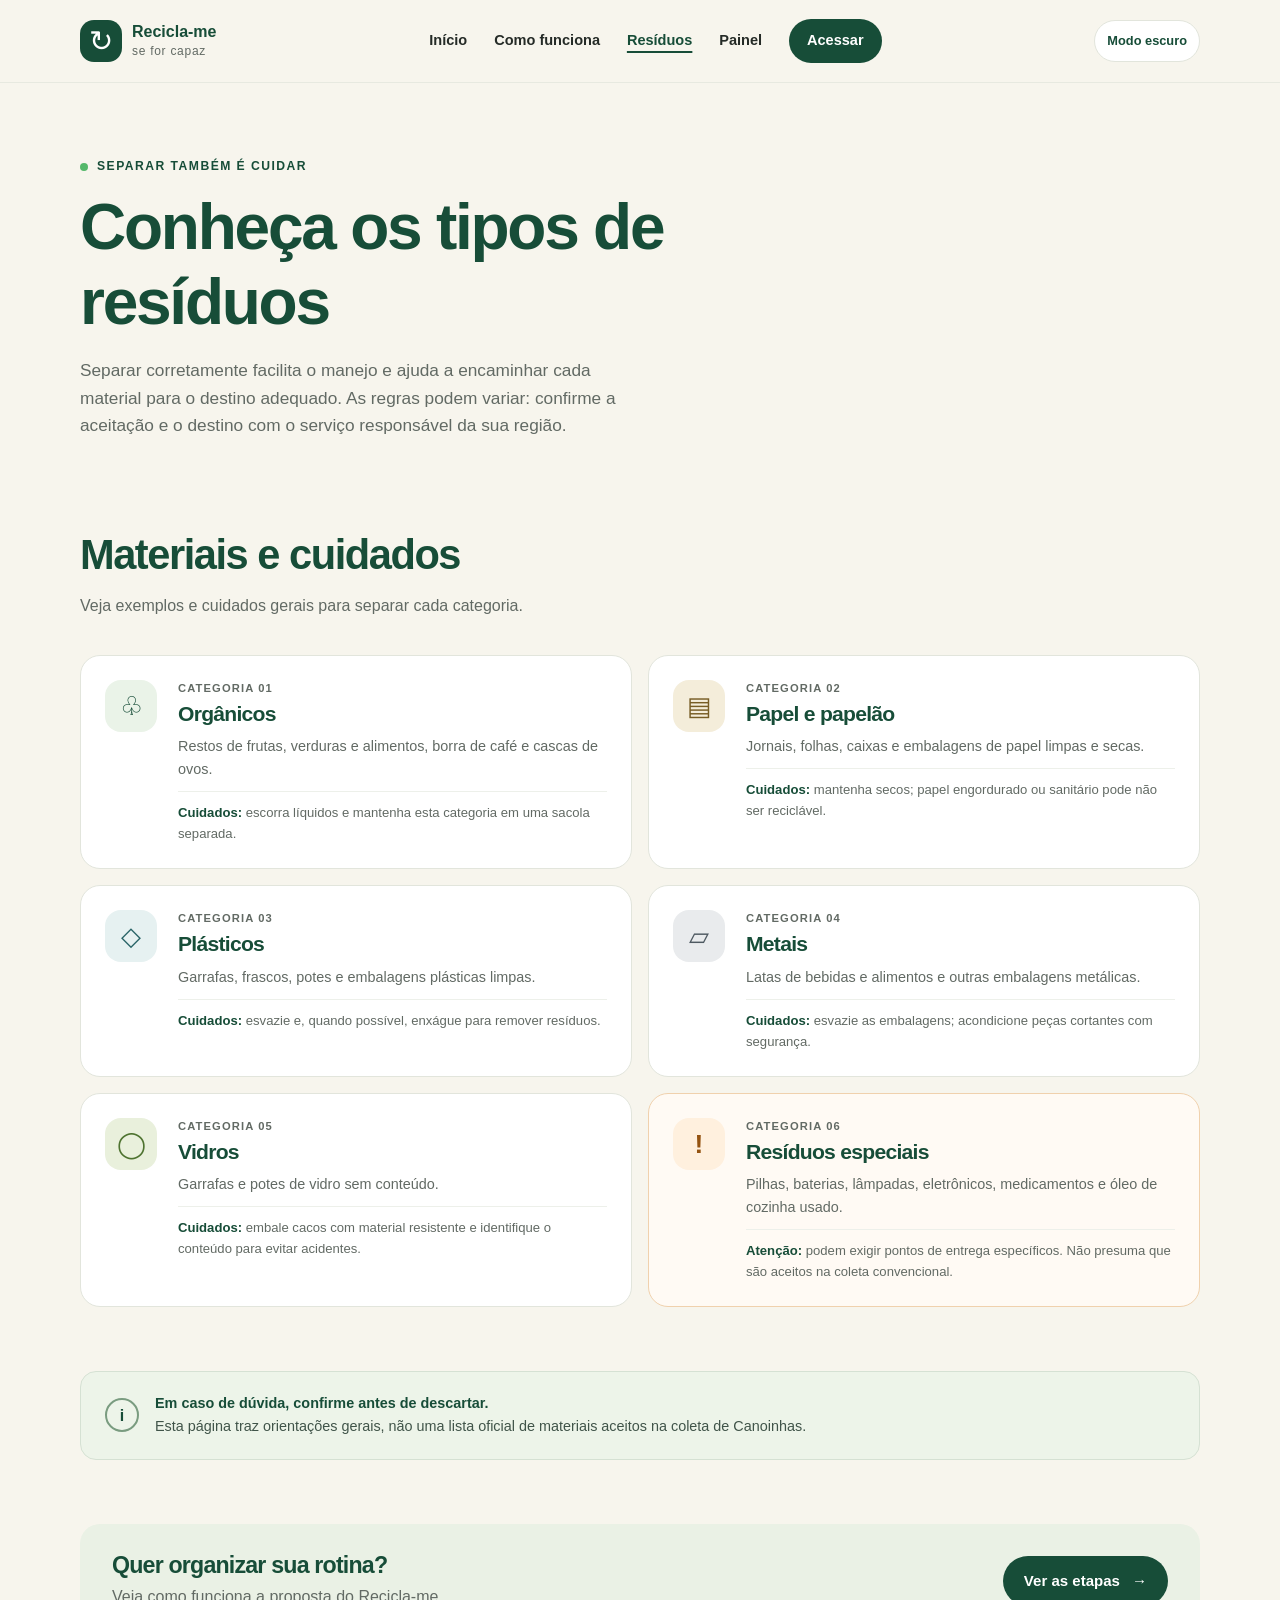
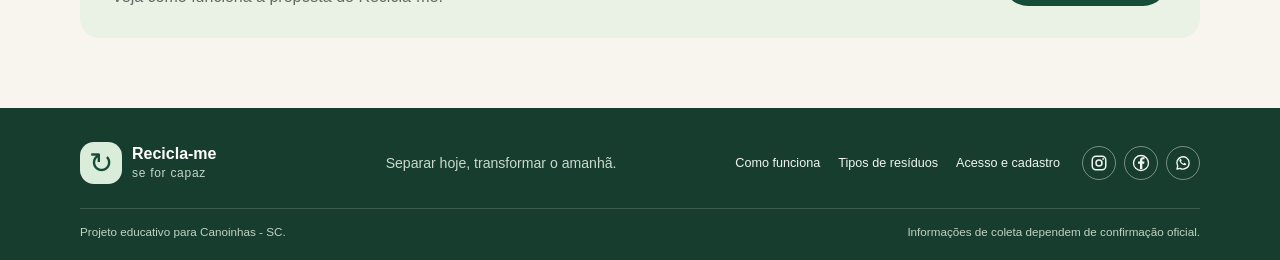
<file: residuos.html>
<!DOCTYPE html>
<html lang="pt-BR">
<head>
  <meta charset="UTF-8">
  <meta name="viewport" content="width=device-width, initial-scale=1">
  <meta name="theme-color" content="#174D38">
  <meta name="description" content="Orientações para separar resíduos orgânicos, recicláveis e especiais com segurança.">
  <title>Tipos de resíduos | Recicla-me se for capaz</title>
  <link rel="stylesheet" href="css/style.css">
</head>
<body>
  <a class="skip-link" href="#conteudo">Pular para o conteúdo principal</a>
  <header class="site-header"><div class="container header-inner">
    <a class="brand" href="index.html" aria-label="Recicla-me se for capaz — página inicial"><span class="brand-mark" aria-hidden="true">↻</span><span class="brand-copy"><strong>Recicla-me</strong><small>se for capaz</small></span></a>
    <nav class="desktop-nav" aria-label="Navegação principal"><a href="index.html">Início</a><a href="como-funciona.html">Como funciona</a><a href="residuos.html" aria-current="page">Resíduos</a><a href="painel.html">Painel</a><a class="nav-cta" href="acesso.html">Acessar</a></nav><button class="theme-toggle" type="button" data-theme-toggle aria-pressed="false" aria-label="Ativar modo escuro">Modo escuro</button>
    <details class="mobile-nav"><summary aria-label="Abrir navegação principal" aria-controls="mobile-menu-links">Menu <span aria-hidden="true">☰</span></summary><nav id="mobile-menu-links" aria-label="Navegação principal"><a href="index.html">Início</a><a href="como-funciona.html">Como funciona</a><a href="residuos.html" aria-current="page">Resíduos</a><a href="painel.html">Painel</a><a href="acesso.html">Acessar / cadastro</a></nav></details>
  </div></header>
  <main id="conteudo" tabindex="-1">
    <section class="page-hero container"><p class="eyebrow"><span class="eyebrow-dot" aria-hidden="true"></span> Separar também é cuidar</p><h1>Conheça os tipos de resíduos</h1><p class="page-intro">Separar corretamente facilita o manejo e ajuda a encaminhar cada material para o destino adequado. As regras podem variar: confirme a aceitação e o destino com o serviço responsável da sua região.</p></section>
    <section class="waste-section"><div class="container"><div class="section-heading align-left"><h2>Materiais e cuidados</h2><p>Veja exemplos e cuidados gerais para separar cada categoria.</p></div><div class="waste-grid">
      <article class="waste-card"><span class="waste-symbol organic" aria-hidden="true">♧</span><div><p class="waste-label">Categoria 01</p><h2>Orgânicos</h2><p>Restos de frutas, verduras e alimentos, borra de café e cascas de ovos.</p><p class="care-note"><strong>Cuidados:</strong> escorra líquidos e mantenha esta categoria em uma sacola separada.</p></div></article>
      <article class="waste-card"><span class="waste-symbol paper" aria-hidden="true">▤</span><div><p class="waste-label">Categoria 02</p><h2>Papel e papelão</h2><p>Jornais, folhas, caixas e embalagens de papel limpas e secas.</p><p class="care-note"><strong>Cuidados:</strong> mantenha secos; papel engordurado ou sanitário pode não ser reciclável.</p></div></article>
      <article class="waste-card"><span class="waste-symbol plastic" aria-hidden="true">◇</span><div><p class="waste-label">Categoria 03</p><h2>Plásticos</h2><p>Garrafas, frascos, potes e embalagens plásticas limpas.</p><p class="care-note"><strong>Cuidados:</strong> esvazie e, quando possível, enxágue para remover resíduos.</p></div></article>
      <article class="waste-card"><span class="waste-symbol metal" aria-hidden="true">▱</span><div><p class="waste-label">Categoria 04</p><h2>Metais</h2><p>Latas de bebidas e alimentos e outras embalagens metálicas.</p><p class="care-note"><strong>Cuidados:</strong> esvazie as embalagens; acondicione peças cortantes com segurança.</p></div></article>
      <article class="waste-card"><span class="waste-symbol glass" aria-hidden="true">◯</span><div><p class="waste-label">Categoria 05</p><h2>Vidros</h2><p>Garrafas e potes de vidro sem conteúdo.</p><p class="care-note"><strong>Cuidados:</strong> embale cacos com material resistente e identifique o conteúdo para evitar acidentes.</p></div></article>
      <article class="waste-card special-card"><span class="waste-symbol special" aria-hidden="true">!</span><div><p class="waste-label">Categoria 06</p><h2>Resíduos especiais</h2><p>Pilhas, baterias, lâmpadas, eletrônicos, medicamentos e óleo de cozinha usado.</p><p class="care-note"><strong>Atenção:</strong> podem exigir pontos de entrega específicos. Não presuma que são aceitos na coleta convencional.</p></div></article>
    </div></div></section>
    <aside class="notice-band container"><span class="notice-icon" aria-hidden="true">i</span><p><strong>Em caso de dúvida, confirme antes de descartar.</strong><br>Esta página traz orientações gerais, não uma lista oficial de materiais aceitos na coleta de Canoinhas.</p></aside>
    <section class="bottom-cta container"><div><h2>Quer organizar sua rotina?</h2><p>Veja como funciona a proposta do Recicla-me.</p></div><a class="button button-primary" href="como-funciona.html">Ver as etapas <span aria-hidden="true">→</span></a></section>
  </main>
  <footer class="site-footer"><div class="container footer-top"><a class="brand brand-footer" href="index.html"><span class="brand-mark" aria-hidden="true">↻</span><span class="brand-copy"><strong>Recicla-me</strong><small>se for capaz</small></span></a><p>Separar hoje, transformar o amanhã.</p><nav aria-label="Links do rodapé"><a href="como-funciona.html">Como funciona</a><a href="residuos.html" aria-current="page">Tipos de resíduos</a><a href="acesso.html">Acesso e cadastro</a></nav><div class="social-links" aria-label="Redes sociais">
  <a class="social-link" href="https://www.instagram.com/" target="_blank" rel="noopener noreferrer" aria-label="Instagram — abre em nova guia">
    <svg width="18" height="18" viewBox="0 0 24 24" aria-hidden="true" focusable="false"><rect x="3" y="3" width="18" height="18" rx="5" fill="none" stroke="currentColor" stroke-width="2"/><circle cx="12" cy="12" r="4" fill="none" stroke="currentColor" stroke-width="2"/><circle cx="17.5" cy="6.5" r="1.25" fill="currentColor"/></svg>
  </a>
  <a class="social-link" href="https://www.facebook.com/" target="_blank" rel="noopener noreferrer" aria-label="Facebook — abre em nova guia">
    <svg width="18" height="18" viewBox="0 0 24 24" aria-hidden="true" focusable="false"><circle cx="12" cy="12" r="10" fill="none" stroke="currentColor" stroke-width="1.8"/><path d="M13.8 20v-7.1h2.4l.36-2.8H13.8V8.3c0-.81.22-1.36 1.38-1.36h1.48V4.43c-.26-.14-1.08-.23-2.03-.23-2.37 0-3.99 1.45-3.99 4.11v1.79H8v2.8h2.64V20h3.16Z" fill="currentColor"/></svg>
  </a>
  <a class="social-link" href="https://www.whatsapp.com/" target="_blank" rel="noopener noreferrer" aria-label="WhatsApp — abre em nova guia">
    <svg width="18" height="18" viewBox="0 0 24 24" aria-hidden="true" focusable="false"><path d="M20.2 11.9a8.2 8.2 0 0 1-12.14 7.16L4 20l.97-3.9A8.2 8.2 0 1 1 20.2 11.9Z" fill="none" stroke="currentColor" stroke-width="1.8" stroke-linejoin="round"/><path d="M9.1 8.7c-.3-.7-.6-.7-.9-.7s-.6 0-.8.3c-.3.3-1 1-1 2.3s1 2.7 1.1 2.9c.1.2 1.9 3 4.6 4.1 2.3.9 2.8.7 3.3.6.5-.1 1.6-.7 1.8-1.3.2-.6.2-1.1.1-1.2-.1-.1-.3-.2-.7-.4l-1.8-.9c-.2-.1-.4-.1-.6.2l-.8 1c-.2.2-.3.2-.6.1a7.6 7.6 0 0 1-2.2-1.4 8.4 8.4 0 0 1-1.5-1.9c-.2-.3 0-.4.1-.6l.4-.5.3-.5c.1-.2 0-.4 0-.5l-.8-1.7Z" fill="currentColor" transform="translate(2 0) scale(.82)"/></svg>
  </a>
</div></div><div class="container footer-bottom"><span>Projeto educativo para Canoinhas - SC.</span><span>Informações de coleta dependem de confirmação oficial.</span></div></footer>
  <script src="js/main.js" defer></script>
</body>
</html>
</file>
<file: css/style.css>
:root {
  color-scheme: light;
  --forest: #174d38;
  --green: #55b86a;
  --green-text: #26733c;
  --cream: #f7f5ed;
  --graphite: #252b27;
  --orange: #f2a65a;
  --muted: #626a64;
  --line: #e2e5dc;
  --white: #fff;
  --pale-green: #eaf3e8;
  --shadow: 0 18px 48px rgb(23 77 56 / 9%);
  font-family: "Segoe UI", Arial, sans-serif;
  color: var(--graphite);
  background: var(--cream);
  font-synthesis: none;
  text-rendering: optimizeLegibility;
}

* { box-sizing: border-box; }
html { min-width: 320px; scroll-behavior: smooth; }
body { margin: 0; min-width: 320px; font-size: 1rem; line-height: 1.6; }
img, svg { max-width: 100%; }
a { color: var(--forest); text-underline-offset: .2em; }
a:hover { color: #0d3625; }
a:focus-visible, button:focus-visible, summary:focus-visible, input:focus-visible, select:focus-visible, textarea:focus-visible { outline: 3px solid #bc6819; outline-offset: 3px; box-shadow: 0 0 0 2px var(--cream); }
:focus:not(:focus-visible) { outline: none; }
h1, h2, h3, p { margin-top: 0; }
h1, h2, h3 { font-family: "Segoe UI", Arial, sans-serif; line-height: 1.16; letter-spacing: -.035em; }
h1 { color: var(--forest); font-size: clamp(2.6rem, 8vw, 4.7rem); font-weight: 800; }
h2 { color: var(--forest); font-size: clamp(1.7rem, 4vw, 2.6rem); font-weight: 750; }
h3 { color: var(--graphite); font-size: 1.18rem; }
.container { width: min(1120px, calc(100% - 40px)); margin-inline: auto; }
.skip-link { position: fixed; z-index: 20; top: 10px; left: 10px; padding: 12px 16px; transform: translateY(-160%); border-radius: 8px; background: var(--forest); color: var(--white); font-weight: 700; }
.skip-link:focus { transform: translateY(0); color: var(--white); }

.site-header { position: relative; z-index: 5; background: var(--cream); border-bottom: 1px solid rgb(23 77 56 / 7%); }
.header-inner { display: flex; align-items: center; justify-content: space-between; min-height: 82px; gap: 24px; }
.brand { display: inline-flex; align-items: center; gap: 10px; flex: none; color: var(--forest); text-decoration: none; }
.brand:hover { color: var(--forest); }
.brand-mark { display: grid; width: 42px; height: 42px; place-items: center; border-radius: 14px; background: var(--forest); color: var(--white); font-size: 1.8rem; line-height: 1; }
.brand-copy { display: grid; line-height: 1.05; }
.brand-copy strong { font-family: "Segoe UI", Arial, sans-serif; font-size: 1rem; font-weight: 800; }
.brand-copy small { margin-top: 4px; color: var(--muted); font-size: .75rem; letter-spacing: .06em; }
.desktop-nav { display: flex; align-items: center; gap: clamp(12px, 2.1vw, 30px); }
.desktop-nav a, .mobile-nav nav a { color: var(--graphite); font-size: .91rem; font-weight: 600; text-decoration: none; }
.desktop-nav a[aria-current="page"], .mobile-nav a[aria-current="page"] { color: var(--forest); text-decoration: underline; text-decoration-thickness: 2px; text-underline-offset: 6px; }
.desktop-nav .nav-cta { padding: 10px 18px; border-radius: 999px; background: var(--forest); color: var(--white); }
.desktop-nav .nav-cta[aria-current="page"] { color: var(--white); }
.desktop-nav .nav-cta:hover { background: #0e3b29; }
.theme-toggle { flex: none; min-height: 42px; padding: 8px 12px; border: 1px solid var(--line); border-radius: 999px; background: var(--white); color: var(--forest); font: inherit; font-size: .8rem; font-weight: 700; cursor: pointer; }
.theme-toggle:hover { background: var(--pale-green); }
.mobile-nav { display: none; position: relative; }
.mobile-nav summary { display: flex; align-items: center; gap: 8px; min-height: 44px; padding: 8px 12px; border: 1px solid var(--line); border-radius: 10px; color: var(--forest); cursor: pointer; font-weight: 700; list-style: none; }
.mobile-nav summary::-webkit-details-marker { display: none; }
.mobile-nav nav { position: absolute; top: calc(100% + 8px); right: 0; display: grid; min-width: 210px; padding: 8px; border: 1px solid var(--line); border-radius: 14px; background: var(--white); box-shadow: var(--shadow); }
.mobile-nav nav a { padding: 11px 12px; border-radius: 8px; }
.mobile-nav nav a:hover { background: var(--pale-green); }

.hero { display: grid; grid-template-columns: 1.03fr .97fr; align-items: center; gap: 54px; min-height: 570px; padding-block: 56px 74px; }
.eyebrow { display: flex; align-items: center; gap: 9px; margin-bottom: 14px; color: var(--forest); font-size: .76rem; font-weight: 700; letter-spacing: .12em; text-transform: uppercase; }
.eyebrow-dot { width: 8px; height: 8px; border-radius: 50%; background: var(--green); }
.hero h1 { max-width: 610px; margin-bottom: 22px; }
.hero h1 span, .section-heading h2 span { color: var(--green-text); }
.cta-section h2 span { color: #9fe0a6; }
.hero-text, .page-intro { max-width: 560px; color: var(--muted); font-size: 1.08rem; }
.button-row { display: flex; flex-wrap: wrap; gap: 12px; margin-top: 28px; }
.button { display: inline-flex; align-items: center; justify-content: center; gap: 12px; min-height: 48px; padding: 12px 20px; border: 1px solid transparent; border-radius: 999px; font-size: .94rem; font-weight: 700; text-align: center; text-decoration: none; transition: transform .18s ease, background-color .18s ease; }
.button:hover { transform: translateY(-2px); text-decoration: none; }
.button-primary { background: var(--forest); color: var(--white); }
.button-primary:hover { background: #0d3a29; color: var(--white); }
.button-secondary { border-color: #cbd5ca; color: var(--forest); }
.button-secondary:hover { background: var(--white); color: var(--forest); }
.local-note { margin: 22px 0 0; color: var(--muted); font-size: .82rem; }
.local-note span { padding-right: 5px; color: var(--forest); }
.hero-art { position: relative; display: grid; min-height: 390px; place-items: center; overflow: hidden; border-radius: 44% 42% 35% 38% / 36% 38% 45% 46%; background: #e7efe2; }
.sun-shape { position: absolute; top: 12%; right: 17%; width: 116px; aspect-ratio: 1; border-radius: 50%; background: #f5d6a9; }
.recycle-loop { position: absolute; top: 13%; left: 18%; color: #4c7052; font-size: 5rem; transform: rotate(-20deg); }
.art-leaf { position: absolute; color: var(--green-text); font-size: 1.3rem; }
.leaf-one { top: 27%; right: 14%; }.leaf-two { bottom: 18%; left: 17%; color: #945311; }
.bag { position: absolute; bottom: 16%; display: flex; width: 140px; height: 182px; flex-direction: column; align-items: center; justify-content: center; border-radius: 28px 28px 38px 38px; box-shadow: 0 20px 30px rgb(23 77 56 / 16%); transform: rotate(-5deg); }
.bag::before { position: absolute; top: -13px; width: 63px; height: 21px; border: 7px solid currentColor; border-bottom: 0; border-radius: 18px 18px 0 0; content: ""; }
.bag-organic { left: 22%; background: var(--forest); color: var(--forest); }
.bag-recycle { right: 18%; bottom: 18%; background: var(--green-text); color: var(--green-text); transform: rotate(5deg); }
.bag strong { margin-top: 10px; color: var(--white); font-size: .85rem; }
.bag-icon { color: var(--white); font-size: 3rem; }
.bag-knot { position: absolute; top: -18px; width: 20px; height: 20px; border: 5px solid currentColor; border-radius: 50%; }
.art-caption { position: absolute; right: 5%; bottom: 7%; display: flex; align-items: center; gap: 11px; padding: 12px 16px; border-radius: 16px; background: var(--white); box-shadow: var(--shadow); }
.caption-check { display: grid; width: 34px; height: 34px; place-items: center; border-radius: 50%; background: var(--pale-green); color: var(--forest); font-weight: 800; }
.art-caption strong, .art-caption small { display: block; }.art-caption strong { font-size: .78rem; }.art-caption small { color: var(--muted); font-size: .7rem; }

.benefits-section { padding-block: 74px 82px; background: #fff; }
.section-heading { max-width: 660px; margin: 0 auto 36px; text-align: center; }
.section-heading h2 { margin-bottom: 14px; }
.section-heading > p:last-child { margin-bottom: 0; color: var(--muted); }
.align-left { margin-left: 0; text-align: left; }
.benefit-grid { display: grid; grid-template-columns: repeat(3, 1fr); gap: 18px; }
.benefit-card { min-height: 255px; padding: 25px; border: 1px solid #e9ebe4; border-radius: 20px; background: var(--white); }
.card-icon { display: grid; width: 46px; height: 46px; place-items: center; border-radius: 15px; font-size: 1.4rem; }
.icon-green { background: var(--pale-green); color: var(--forest); }.icon-orange { background: #fff0de; color: #945311; }.icon-sage { background: #edf1df; color: var(--forest); }
.benefit-card h3 { margin: 20px 0 9px; }.benefit-card p { min-height: 50px; color: var(--muted); font-size: .91rem; }
.examples-section { padding-block: 68px 8px; }
.examples-section .section-heading { margin-bottom: 24px; }
.example-grid { display: grid; grid-template-columns: repeat(3, minmax(0, 1fr)); gap: 18px; }
.example-card { overflow: hidden; border: 1px solid var(--line); border-radius: 20px; background: var(--white); box-shadow: var(--shadow); }
.example-video { display: block; width: min(100%, 250px); max-height: 445px; margin-inline: auto; background: #101512; object-fit: contain; }
.example-card-copy { padding: 17px 20px 19px; }
.example-card-copy .waste-label { margin-bottom: 5px; color: var(--muted); }
.example-card-copy h3 { margin: 0; color: var(--forest); }
.text-link { display: inline-flex; align-items: center; gap: 8px; font-size: .88rem; font-weight: 700; text-decoration: none; }.text-link:hover { text-decoration: underline; }
.cta-section { display: flex; align-items: center; justify-content: space-between; gap: 24px; margin-block: 70px; padding: 38px 42px; border-radius: 26px; background: var(--forest); color: var(--white); }
.cta-section .eyebrow, .cta-section h2 { color: var(--white); }.cta-section h2 { max-width: 640px; margin-bottom: 12px; }.cta-section h2 span { color: #9fe0a6; }.cta-section p:last-child { max-width: 660px; margin-bottom: 0; color: #deebe0; font-size: .94rem; }
.button-light { flex: none; background: var(--cream); color: var(--forest); }.button-light:hover { background: var(--white); color: var(--forest); }

.page-hero { padding-block: 74px 42px; }.page-hero h1 { max-width: 800px; margin-bottom: 18px; font-size: clamp(2.6rem, 7vw, 4rem); }.page-hero .button { margin-top: 12px; }.compact-hero { padding-bottom: 28px; }
.steps-section, .waste-section { padding-block: 32px 64px; }
.steps-list { display: grid; gap: 16px; margin: 0; padding: 0; list-style: none; }
.step-card { display: grid; grid-template-columns: 52px 140px minmax(0, 1fr); align-items: center; gap: 26px; padding: 27px; border: 1px solid var(--line); border-radius: 22px; background: var(--white); }
.step-number { align-self: start; color: #4c7052; font-family: "Segoe UI", Arial, sans-serif; font-size: 1.15rem; font-weight: 800; }
.step-card h2 { margin-bottom: 10px; font-size: 1.45rem; }.step-card p { max-width: 650px; margin-bottom: 13px; color: var(--muted); }
.step-illustration { display: grid; width: 112px; height: 112px; place-items: center; border-radius: 28px; background: var(--pale-green); color: var(--forest); font-size: 3rem; position: relative; }
.step-person span { transform: translateY(-10px); }.step-person i { position: absolute; top: 59px; width: 40px; height: 34px; border-radius: 24px 24px 13px 13px; background: #8db797; }.step-person b { position: absolute; top: 26px; width: 23px; height: 23px; border-radius: 50%; background: var(--orange); }
.step-calendar { background: #fff0de; color: #945311; }.step-calendar i { position: absolute; top: 34px; right: 26px; color: var(--forest); font-size: 1rem; font-style: normal; }
.step-bags { background: #edf1df; }.step-bags i { position: absolute; right: 17px; bottom: 20px; color: var(--green-text); font-size: 1.6rem; font-style: normal; }
.notice-band { display: flex; align-items: center; gap: 16px; margin-block: 0 64px; padding: 20px 24px; border: 1px solid #d5e1d3; border-radius: 16px; background: #edf4e9; }.notice-band p { margin: 0; color: #405449; font-size: .9rem; }.notice-band strong { color: var(--forest); }.notice-icon { display: grid; width: 34px; height: 34px; flex: none; place-items: center; border: 2px solid #7a9c80; border-radius: 50%; color: var(--forest); font-weight: 800; }

.waste-grid { display: grid; grid-template-columns: repeat(2, minmax(0, 1fr)); gap: 16px; }
.waste-card { display: grid; grid-template-columns: 56px minmax(0, 1fr); gap: 17px; padding: 24px; border: 1px solid var(--line); border-radius: 20px; background: var(--white); }
.waste-symbol { display: grid; width: 52px; height: 52px; place-items: center; border-radius: 16px; font-size: 1.65rem; font-weight: 700; }
.organic { background: #eaf3e8; color: var(--forest); }.paper { background: #f4edda; color: #775d25; }.plastic { background: #e6f1f1; color: #286366; }.metal { background: #e9ebed; color: #4e5961; }.glass { background: #e9f0dc; color: #4e7330; }.special { background: #fff0de; color: #945311; }
.waste-label { margin-bottom: 4px; color: var(--muted); font-size: .7rem; font-weight: 700; letter-spacing: .1em; text-transform: uppercase; }.waste-card h2 { margin-bottom: 9px; font-size: 1.32rem; }.waste-card p:not(.waste-label) { margin-bottom: 10px; color: var(--muted); font-size: .9rem; }.waste-card .care-note { margin-bottom: 0 !important; padding-top: 10px; border-top: 1px solid #edf0ea; font-size: .82rem !important; }.care-note strong { color: var(--forest); }.special-card { border-color: #f0d1ad; background: #fffaf4; }
.bottom-cta { display: flex; align-items: center; justify-content: space-between; gap: 22px; margin-block: 0 70px; padding: 28px 32px; border-radius: 20px; background: #eaf1e5; }.bottom-cta h2 { margin-bottom: 6px; font-size: 1.45rem; }.bottom-cta p { margin-bottom: 0; color: var(--muted); }

.form-section { max-width: 880px; padding-bottom: 76px; }.form-card { padding: clamp(22px, 5vw, 42px); border: 1px solid var(--line); border-radius: 24px; background: var(--white); box-shadow: var(--shadow); }
.form-intro { display: flex; gap: 16px; margin-bottom: 30px; }.form-icon { display: grid; width: 48px; height: 48px; flex: none; place-items: center; border-radius: 15px; background: var(--pale-green); color: var(--forest); font-size: 1.5rem; }.form-intro h2 { margin-bottom: 7px; font-size: 1.5rem; }.form-intro p { margin-bottom: 0; color: var(--muted); font-size: .9rem; }
fieldset { min-width: 0; margin: 0 0 24px; padding: 0; border: 0; }fieldset legend { width: 100%; margin-bottom: 16px; padding-bottom: 9px; border-bottom: 1px solid var(--line); color: var(--forest); font-family: "Segoe UI", Arial, sans-serif; font-size: 1.1rem; font-weight: 800; }
.form-grid { display: grid; grid-template-columns: repeat(2, minmax(0, 1fr)); gap: 18px 16px; }.field { min-width: 0; }.field-full { grid-column: 1 / -1; }
.field label { display: block; margin-bottom: 6px; color: var(--graphite); font-size: .88rem; font-weight: 700; }.field label > span:first-child { color: #9c4b0f; }.optional { color: var(--muted); font-size: .78rem; font-weight: 500; }
.field input, .field select { display: block; width: 100%; min-height: 46px; padding: 10px 12px; border: 1px solid #cbd3ca; border-radius: 10px; background: var(--white); color: var(--graphite); font: inherit; font-size: .94rem; }.field input[readonly] { background: #f1f3ed; color: #525c55; }.field small { display: block; margin-top: 5px; color: var(--muted); font-size: .76rem; }
.field input[aria-invalid="true"], .field select[aria-invalid="true"] { border-color: #a33127; box-shadow: 0 0 0 1px #a33127; }
.field .field-error { display: block; margin-top: 6px; color: #8b251d; font-size: .82rem; font-weight: 600; }
.required-note { margin: -8px 0 14px; color: var(--muted); font-size: .78rem; }.required-note span { color: #9c4b0f; font-weight: 800; }.form-status { display: flex; gap: 10px; margin: 14px 0 0; padding: 14px; border-radius: 12px; background: #f1f4ed; color: #35483a; font-size: .88rem; }.form-status > span:first-child { display: grid; width: 22px; height: 22px; flex: none; place-items: center; border: 1px solid #657f68; border-radius: 50%; font-weight: 700; }.form-status[data-state="error"] { background: #fff0ed; color: #76241d; }.form-status[data-state="success"] { background: #eaf3e8; color: #174d38; }
.form-submit { margin-top: 6px; }
.form-submit:disabled { cursor: not-allowed; transform: none; }
.privacy-note { display: flex; gap: 13px; max-width: 700px; margin: 18px auto 0; color: var(--muted); font-size: .85rem; }.privacy-note > span { color: var(--forest); font-size: 1.4rem; }.privacy-note p { margin: 0; }.privacy-note strong { color: var(--forest); }

.dashboard-section { padding-bottom: 76px; }.dashboard-welcome { display: flex; align-items: center; justify-content: space-between; gap: 20px; margin-bottom: 22px; padding: 28px 32px; border-radius: 22px; background: var(--forest); color: var(--white); }.dashboard-welcome .eyebrow { color: #b7e1b4; }.dashboard-welcome h2 { max-width: 640px; margin-bottom: 9px; color: var(--white); font-size: clamp(1.5rem, 4vw, 2.2rem); }.dashboard-welcome p:last-child { margin: 0; color: #dfebe0; }.avatar-placeholder { display: grid; width: 70px; height: 70px; flex: none; place-items: center; border: 1px solid rgb(255 255 255 / 35%); border-radius: 23px; background: rgb(255 255 255 / 10%); color: #cae6c5; font-size: 2.3rem; }
.dashboard-grid { display: grid; grid-template-columns: 1.2fr .8fr; gap: 16px; }.dashboard-card { min-height: 195px; padding: 23px; border: 1px solid var(--line); border-radius: 20px; background: var(--white); }.dashboard-card-head { display: flex; align-items: center; justify-content: space-between; gap: 12px; }.status-pill { padding: 6px 10px; border-radius: 999px; background: #fff0de; color: #78400d; font-size: .72rem; font-weight: 700; }.metric-label { margin: 18px 0 4px; color: var(--muted); font-size: .82rem; }.dashboard-card h2 { margin-bottom: 7px; font-size: 1.35rem; }.dashboard-card > p:last-child { margin-bottom: 0; color: var(--muted); font-size: .84rem; }
.upcoming-card { margin-top: 16px; padding: 25px; border: 1px solid var(--line); border-radius: 20px; background: var(--white); }.upcoming-heading { display: flex; align-items: center; justify-content: space-between; }.upcoming-heading .eyebrow { margin-bottom: 7px; }.upcoming-heading h2 { margin-bottom: 0; font-size: 1.45rem; }.calendar-icon { display: grid; width: 46px; height: 46px; place-items: center; border-radius: 14px; background: var(--pale-green); color: var(--forest); font-size: 1.5rem; }.empty-state { display: flex; align-items: center; gap: 14px; margin-top: 22px; padding: 20px; border: 1px dashed #cbd5ca; border-radius: 14px; background: #fbfcf9; }.empty-state p { margin: 0; color: var(--muted); font-size: .87rem; }.empty-state strong { color: var(--graphite); }.empty-icon { color: #64866b; font-size: 1.8rem; }
.separation-card { display: flex; align-items: center; justify-content: space-between; gap: 24px; margin-top: 16px; padding: 26px; border-radius: 20px; background: #eaf1e5; }.separation-card .eyebrow { margin-bottom: 7px; }.separation-card h2 { margin-bottom: 8px; font-size: 1.5rem; }.separation-card p:not(.eyebrow) { max-width: 600px; color: var(--muted); }.separation-card .text-link { margin-top: 2px; }.mini-bags { display: flex; flex: none; gap: 10px; }.mini-bags div { display: grid; width: 100px; min-height: 100px; place-items: center; align-content: center; gap: 4px; border-radius: 18px; background: var(--forest); color: var(--white); }.mini-bags div + div { background: var(--green-text); }.mini-bags span { font-size: 1.7rem; }.mini-bags strong { font-size: .7rem; }

.site-footer { padding-top: 34px; background: #173d2e; color: #e3eee4; }.footer-top { display: grid; grid-template-columns: 1fr 1fr 1.3fr auto; align-items: center; gap: 22px; padding-bottom: 24px; }.brand-footer .brand-mark { background: #d9edda; color: var(--forest); }.brand-footer .brand-copy strong { color: var(--white); }.brand-footer .brand-copy small { color: #c4d6c6; }.footer-top > p { margin: 0; color: #c9dacb; font-size: .88rem; }.footer-top nav { display: flex; justify-content: flex-end; flex-wrap: wrap; gap: 10px 18px; }.footer-top nav a { color: #eff6ef; font-size: .79rem; text-decoration: none; }.footer-top nav a:hover { text-decoration: underline; }.social-links { display: flex; align-items: center; gap: 8px; }.social-link { display: grid; width: 34px; height: 34px; place-items: center; border: 1px solid rgb(255 255 255 / 42%); border-radius: 50%; color: #eff6ef; transition: background-color .18s ease, border-color .18s ease, transform .18s ease; }.social-link svg { display: block; width: 18px; height: 18px; }.social-link:hover { transform: translateY(-2px); border-color: #fff; background: rgb(255 255 255 / 12%); color: #fff; }.footer-bottom { display: flex; justify-content: space-between; gap: 16px; padding-block: 14px 18px; border-top: 1px solid rgb(255 255 255 / 16%); color: #c1d3c3; font-size: .73rem; }

@media (max-width: 820px) {
  .container { width: min(100% - 36px, 680px); }
  .header-inner { min-height: 72px; }.desktop-nav { gap: 13px; }.desktop-nav a { font-size: .8rem; }.desktop-nav .nav-cta { padding: 9px 13px; }
  .hero { gap: 28px; min-height: 0; padding-block: 52px 58px; }.hero-art { min-height: 330px; }.bag { width: 120px; height: 155px; }.art-caption { right: 2%; }
  .benefit-card { padding: 20px; }.step-card { grid-template-columns: 38px 100px minmax(0, 1fr); gap: 18px; }.step-illustration { width: 92px; height: 92px; }
  .example-grid { grid-template-columns: repeat(2, minmax(0, 1fr)); }
  .footer-top { grid-template-columns: 1fr 1fr; }.footer-top nav { grid-column: 1 / -1; justify-content: flex-start; }.social-links { grid-column: 2; grid-row: 3; justify-self: end; }
}
@media (max-width: 640px) {
  body { font-size: 1rem; }.container { width: calc(100% - 36px); }
  .header-inner { min-height: 70px; }.desktop-nav { display: none; }.mobile-nav { display: block; }.brand-mark { width: 38px; height: 38px; }.brand-copy strong { font-size: .94rem; }
  .hero { grid-template-columns: 1fr; gap: 32px; padding-block: 45px 55px; }.hero h1 { font-size: clamp(2.45rem, 12vw, 3.7rem); }.hero-text { font-size: 1rem; }.hero-art { width: 100%; min-height: 330px; border-radius: 34% 34% 28% 28% / 28% 28% 36% 36%; }.bag { bottom: 15%; width: 117px; height: 151px; }.bag-organic { left: 20%; }.bag-recycle { right: 18%; }.art-caption { right: 1%; bottom: 5%; }
  .benefits-section { padding-block: 56px 60px; }.section-heading { margin-bottom: 27px; text-align: left; }.benefit-grid { grid-template-columns: 1fr; }.benefit-card { min-height: 0; }.benefit-card p { min-height: 0; margin-bottom: 16px; }
  .examples-section { padding-block: 50px 0; }.example-grid { grid-template-columns: 1fr; gap: 14px; }.example-card-copy { padding: 14px 17px 17px; }
  .cta-section { align-items: flex-start; flex-direction: column; margin-block: 46px; padding: 27px 23px; }.cta-section .button { width: 100%; }
  .page-hero { padding-block: 51px 28px; }.page-hero h1 { font-size: clamp(2.45rem, 11vw, 3.5rem); }.page-intro { font-size: 1rem; }.steps-section, .waste-section { padding-top: 18px; }.steps-list { gap: 12px; }.step-card { grid-template-columns: 34px 1fr; gap: 13px; padding: 20px; }.step-number { grid-row: 1 / span 2; }.step-illustration { grid-column: 2; grid-row: 1; width: 66px; height: 66px; border-radius: 19px; font-size: 2.2rem; }.step-card > div:last-child { grid-column: 2; }.step-card h2 { font-size: 1.3rem; }
  .notice-band { align-items: flex-start; margin-bottom: 45px; padding: 16px; }.waste-grid { grid-template-columns: 1fr; }.waste-card { grid-template-columns: 48px minmax(0, 1fr); gap: 13px; padding: 19px; }.waste-symbol { width: 46px; height: 46px; }.bottom-cta { align-items: flex-start; flex-direction: column; margin-bottom: 48px; padding: 23px; }.bottom-cta .button { width: 100%; }
  .form-section { padding-bottom: 52px; }.form-card { padding: 20px; border-radius: 19px; }.form-intro { gap: 12px; }.form-grid { grid-template-columns: 1fr; gap: 14px; }.field-full { grid-column: auto; }.form-intro h2 { font-size: 1.35rem; }
  .dashboard-section { padding-bottom: 52px; }.dashboard-welcome { align-items: flex-start; padding: 22px; }.avatar-placeholder { width: 54px; height: 54px; border-radius: 17px; font-size: 1.8rem; }.dashboard-grid { grid-template-columns: 1fr; }.dashboard-card { min-height: 0; }.upcoming-card { padding: 20px; }.upcoming-heading h2 { font-size: 1.25rem; }.empty-state { align-items: flex-start; padding: 15px; }.separation-card { align-items: flex-start; flex-direction: column; padding: 22px; }.mini-bags { width: 100%; }.mini-bags div { flex: 1; }
  .footer-top { grid-template-columns: 1fr; gap: 16px; }.footer-top nav { grid-column: auto; justify-content: flex-start; }.social-links { grid-column: auto; grid-row: auto; justify-self: start; }.footer-bottom { flex-direction: column; gap: 5px; }
}
@media (max-width: 360px) {
  .container { width: calc(100% - 28px); }.brand { gap: 7px; }.brand-mark { width: 34px; height: 34px; }.brand-copy strong { font-size: .85rem; }.brand-copy small { font-size: .68rem; }.mobile-nav summary { gap: 5px; padding-inline: 9px; font-size: .88rem; }
  .hero-art { min-height: 290px; }.bag { width: 101px; height: 136px; }.bag-organic { left: 17%; }.bag-recycle { right: 16%; }.bag strong { font-size: .75rem; }.art-caption { padding: 9px 11px; }.art-caption strong { font-size: .7rem; }
  .waste-card { grid-template-columns: 1fr; }.waste-symbol { margin-bottom: 2px; }.dashboard-welcome { padding: 19px; }.status-pill { max-width: 135px; text-align: center; }
}
@media (prefers-reduced-motion: reduce) {
  *, *::before, *::after { scroll-behavior: auto !important; transition-duration: .01ms !important; animation-duration: .01ms !important; animation-iteration-count: 1 !important; }
}

:root[data-theme="dark"] {
  color-scheme: dark;
  --forest: #a4d8ae;
  --green: #83c78d;
  --green-text: #91d49c;
  --cream: #151b18;
  --graphite: #e6ede7;
  --orange: #ffc17d;
  --muted: #b4c0b7;
  --line: #39473e;
  --white: #202923;
  --pale-green: #2b3b30;
  --shadow: 0 18px 48px rgb(0 0 0 / 28%);
}

:root[data-theme="dark"] a:hover { color: #c2ebc9; }
:root[data-theme="dark"] .site-header { border-bottom-color: #344239; }
:root[data-theme="dark"] .skip-link,
:root[data-theme="dark"] .brand-mark,
:root[data-theme="dark"] .desktop-nav .nav-cta,
:root[data-theme="dark"] .button-primary,
:root[data-theme="dark"] .mini-bags div { background: #28563a; color: #f2f7f2; }
:root[data-theme="dark"] .desktop-nav .nav-cta:hover,
:root[data-theme="dark"] .button-primary:hover { background: #356b49; color: #fff; }
:root[data-theme="dark"] .hero-art { background: #26352b; }
:root[data-theme="dark"] .sun-shape { background: #795c36; }
:root[data-theme="dark"] .recycle-loop { color: #9bc6a1; }
:root[data-theme="dark"] .leaf-two { color: #ffc17d; }
:root[data-theme="dark"] .benefits-section { background: #1b231e; }
:root[data-theme="dark"] .benefit-card { border-color: var(--line); }
:root[data-theme="dark"] .icon-orange,
:root[data-theme="dark"] .step-calendar { background: #493925; color: #ffd39c; }
:root[data-theme="dark"] .icon-sage,
:root[data-theme="dark"] .step-bags { background: #303b2c; }
:root[data-theme="dark"] .button-secondary { border-color: #657368; color: var(--forest); }
:root[data-theme="dark"] .button-secondary:hover { background: #29362d; }
:root[data-theme="dark"] .notice-band { border-color: #405748; background: #26372c; }
:root[data-theme="dark"] .notice-band p { color: #d0ddd2; }
:root[data-theme="dark"] .notice-icon { border-color: #91b39a; }
:root[data-theme="dark"] .paper { background: #423b2c; color: #e5d19b; }
:root[data-theme="dark"] .plastic { background: #263d40; color: #9dd8db; }
:root[data-theme="dark"] .metal { background: #343b40; color: #c3cdd3; }
:root[data-theme="dark"] .glass { background: #34402d; color: #b9d992; }
:root[data-theme="dark"] .special-card { border-color: #66513a; background: #30271e; }
:root[data-theme="dark"] .waste-card .care-note { border-top-color: #39473e; }
:root[data-theme="dark"] .bottom-cta,
:root[data-theme="dark"] .separation-card { background: #26372b; }
:root[data-theme="dark"] .field input,
:root[data-theme="dark"] .field select { border-color: #536257; }
:root[data-theme="dark"] .field input[readonly] { background: #303932; color: #d0d9d1; }
:root[data-theme="dark"] .form-status { background: #29372e; color: #dce9dd; }
:root[data-theme="dark"] .form-status[data-state="error"] { background: #492b27; color: #ffd7d0; }
:root[data-theme="dark"] .form-status[data-state="success"] { background: #293d2e; color: #d6f1d9; }
:root[data-theme="dark"] .status-pill { background: #493925; color: #ffd39c; }
:root[data-theme="dark"] .empty-state { border-color: #526456; background: #1b231e; }
:root[data-theme="dark"] .site-footer { background: #102b20; }

@media (max-width: 820px) {
  .theme-toggle { padding-inline: 9px; font-size: .74rem; }
  .desktop-nav { gap: 10px; }
}
@media (max-width: 640px) {
  .header-inner { gap: 8px; }
  .theme-toggle { min-height: 40px; padding: 6px 8px; font-size: .7rem; }
}
</file>
